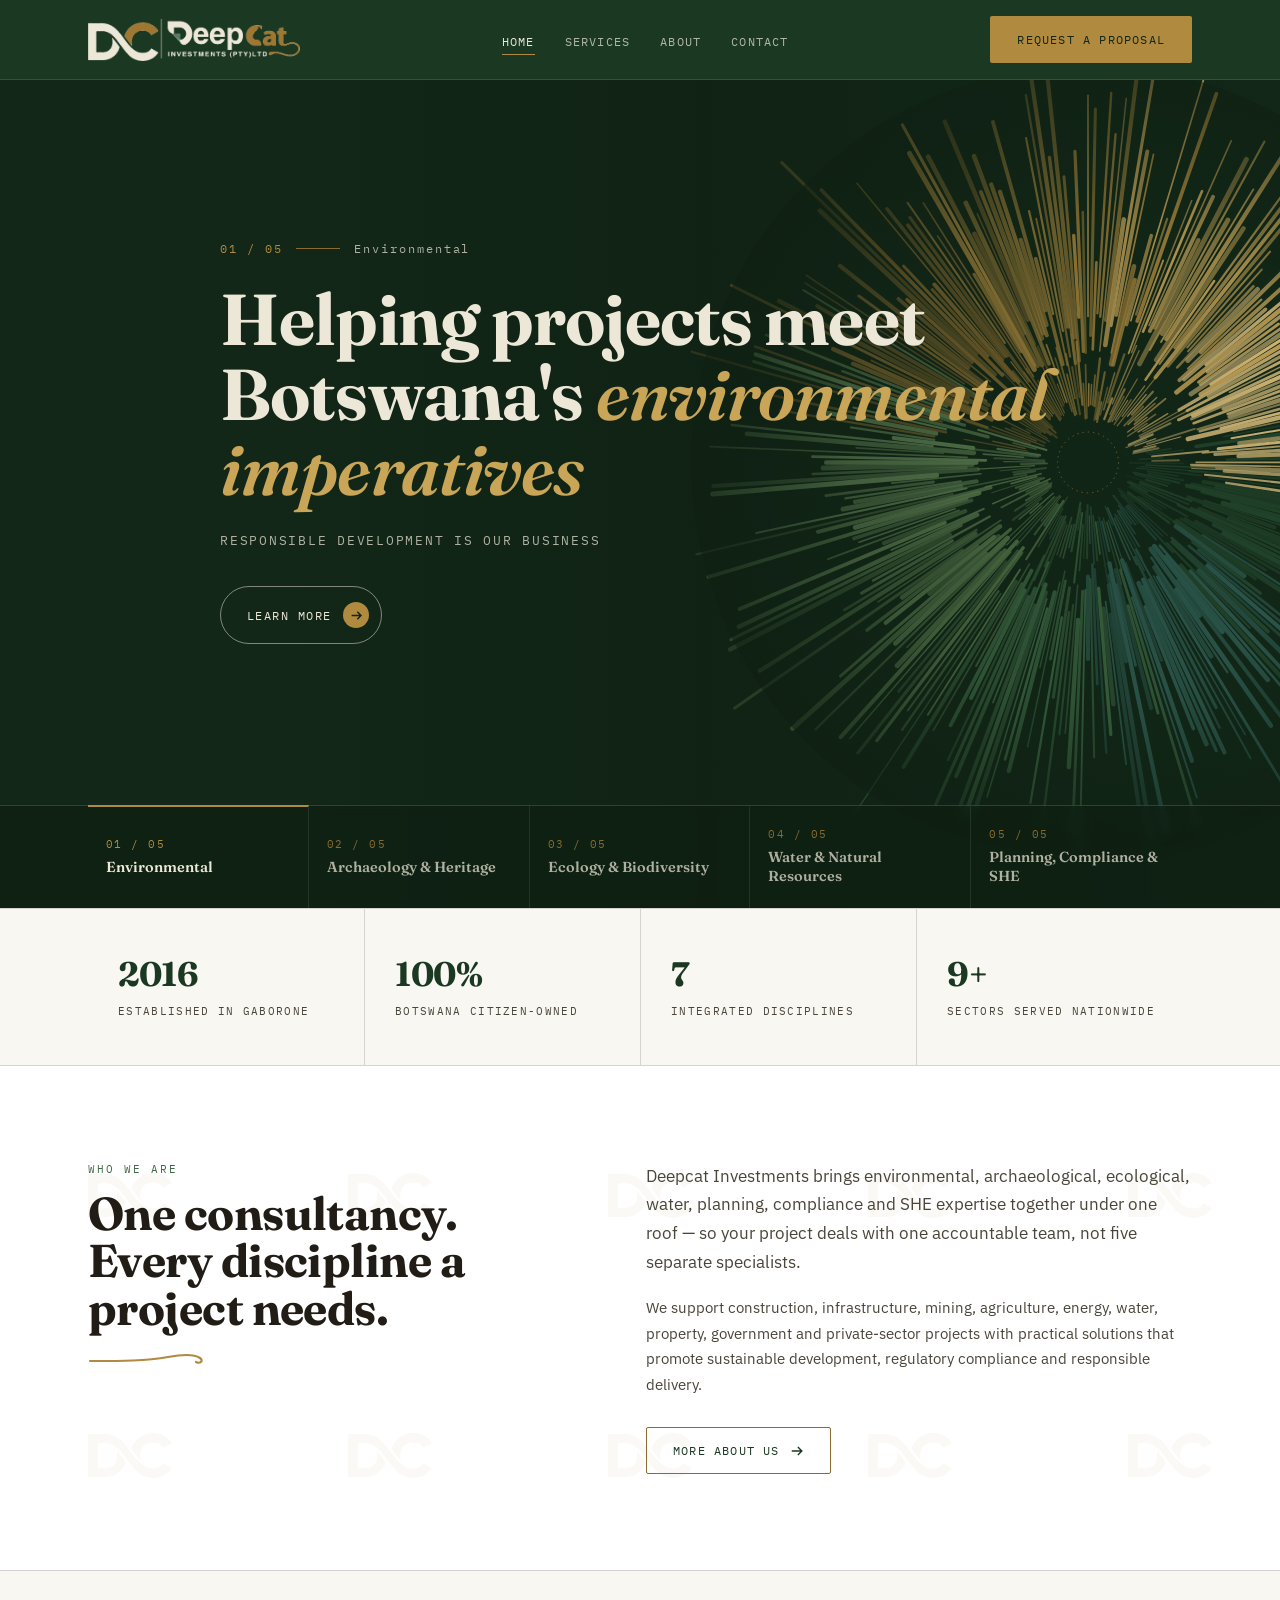
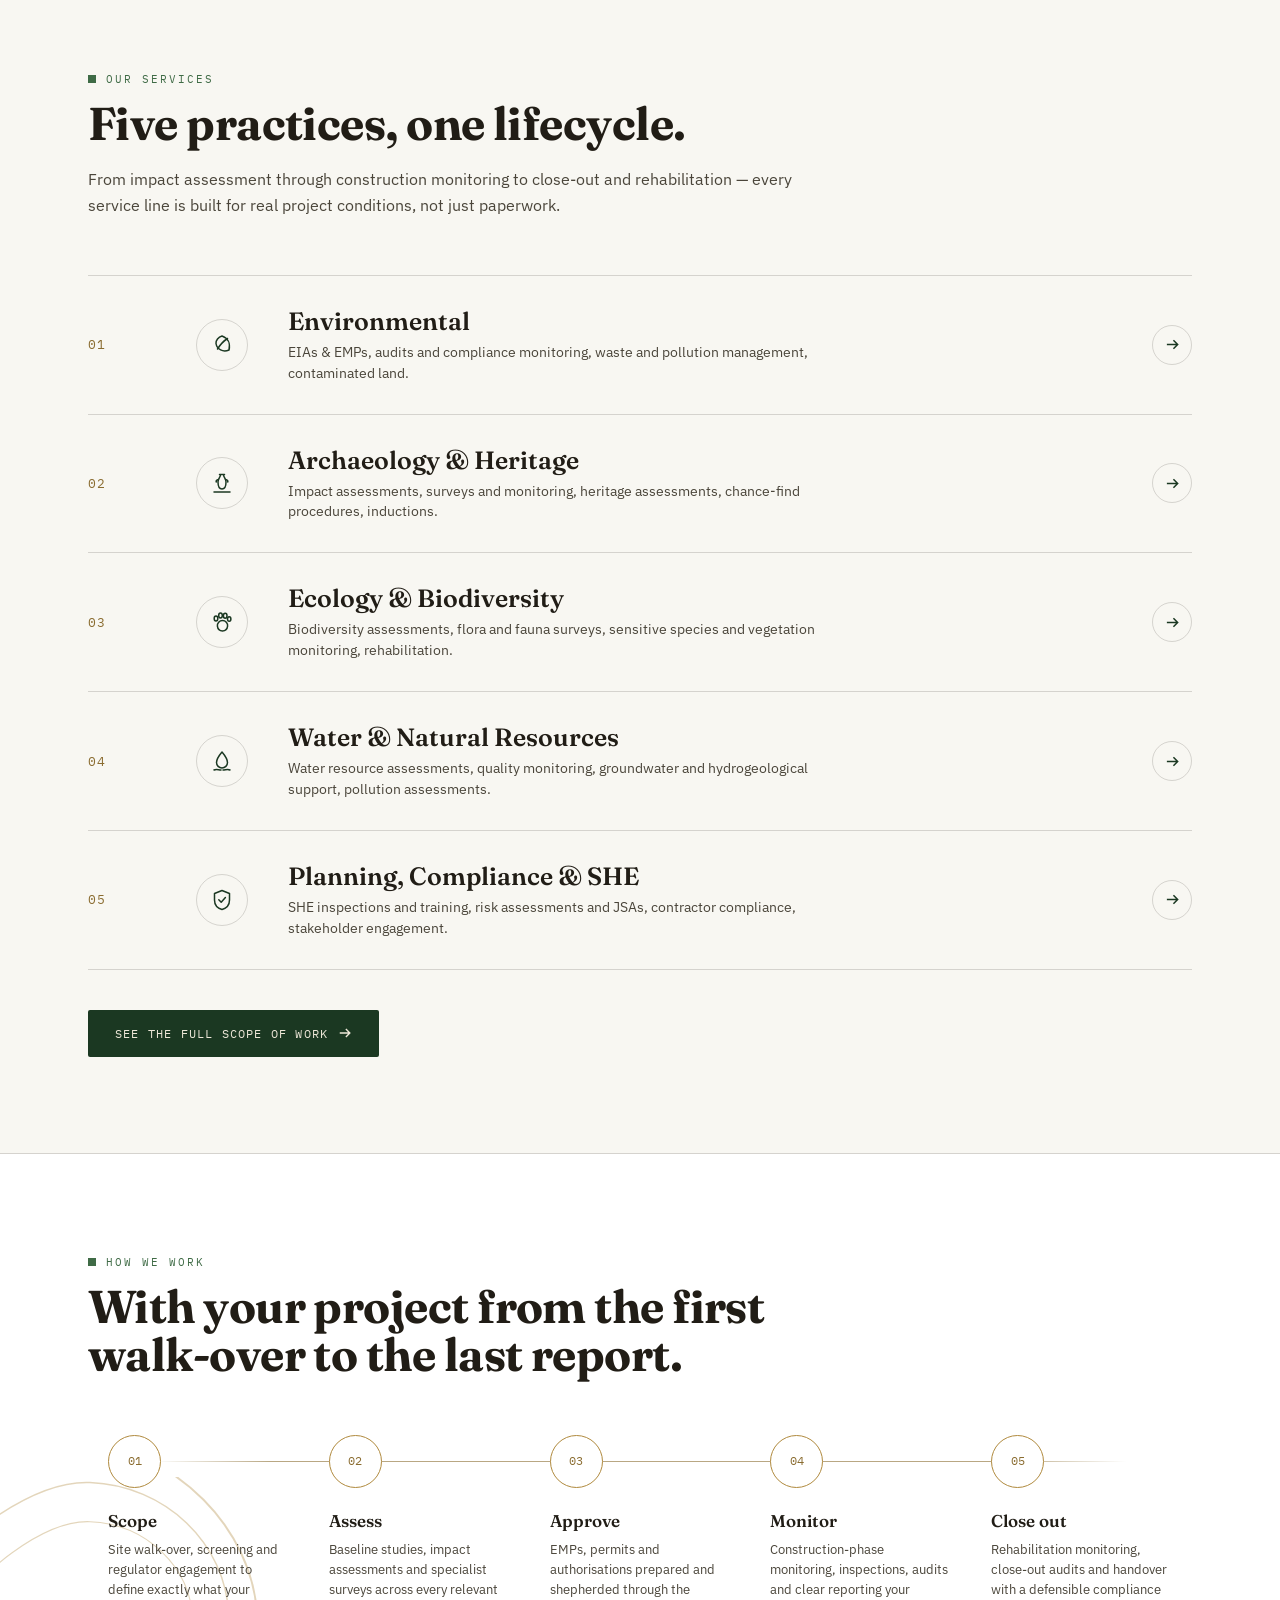
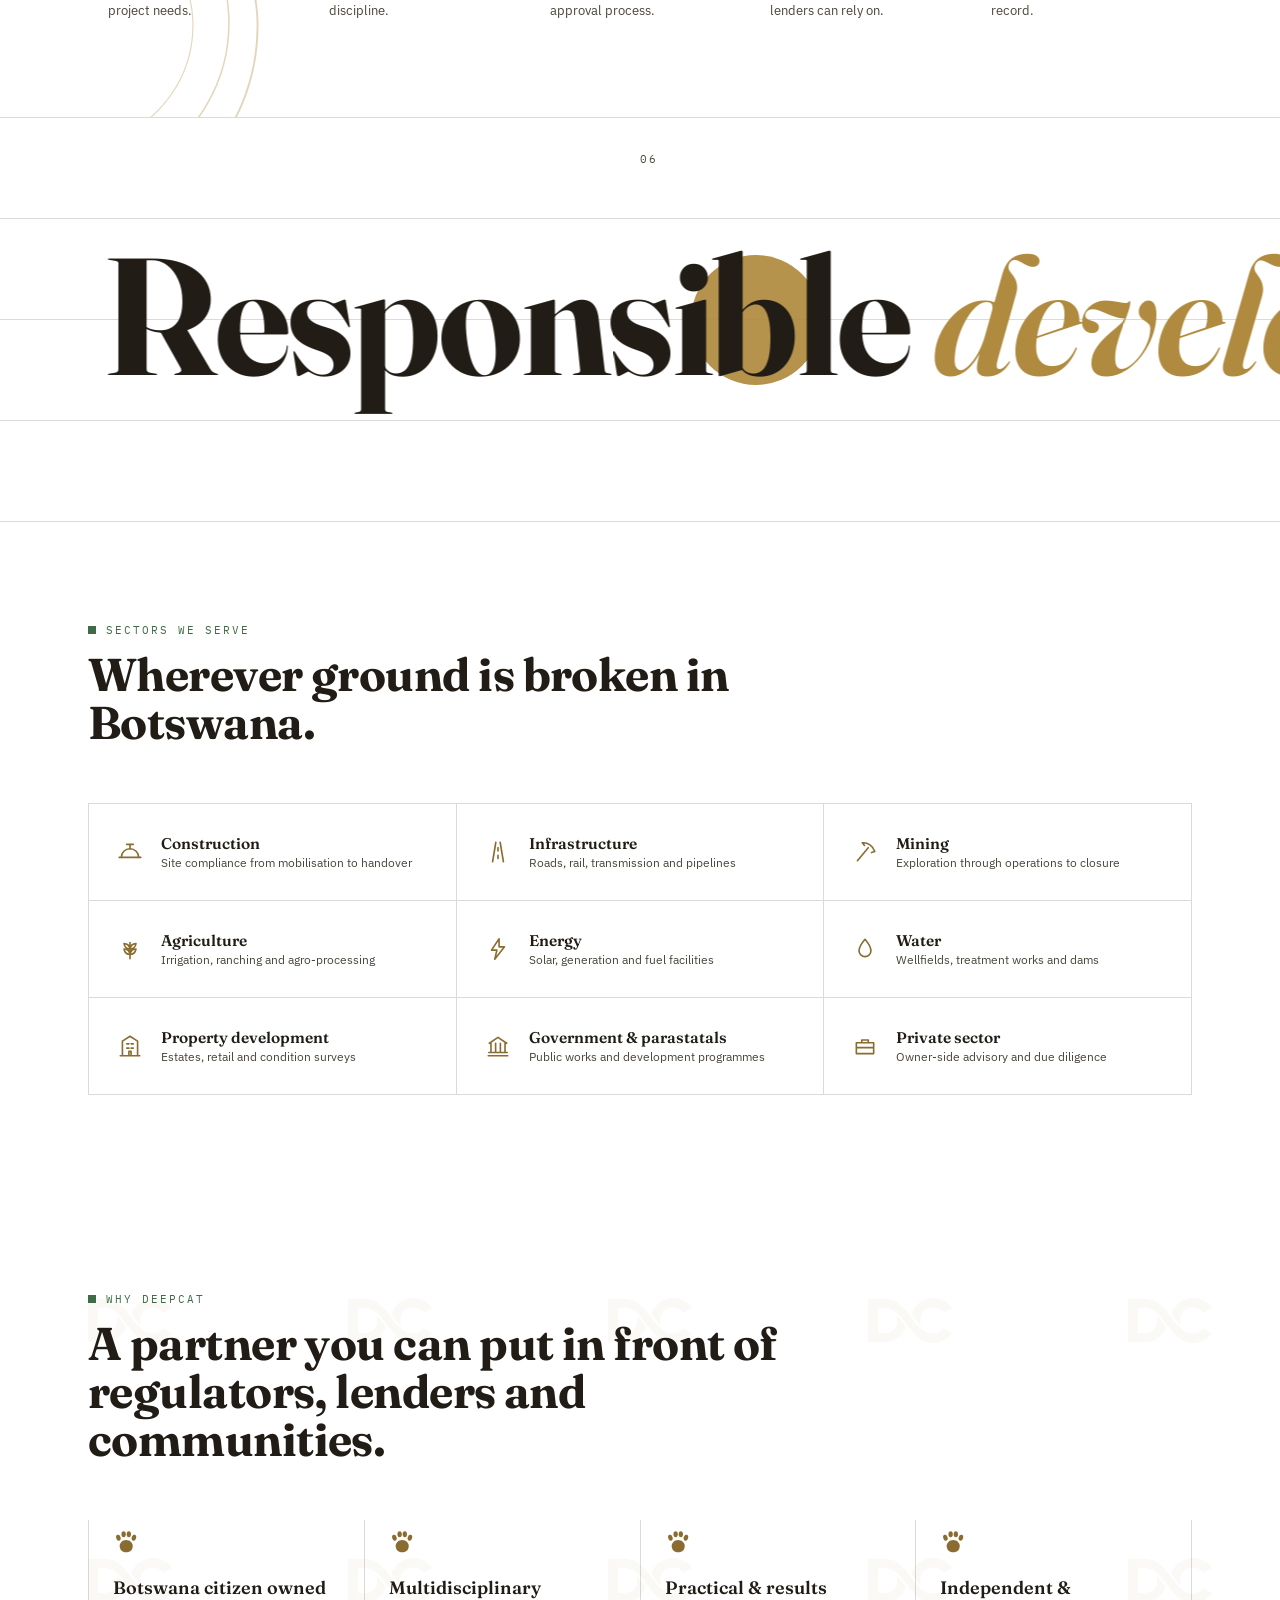
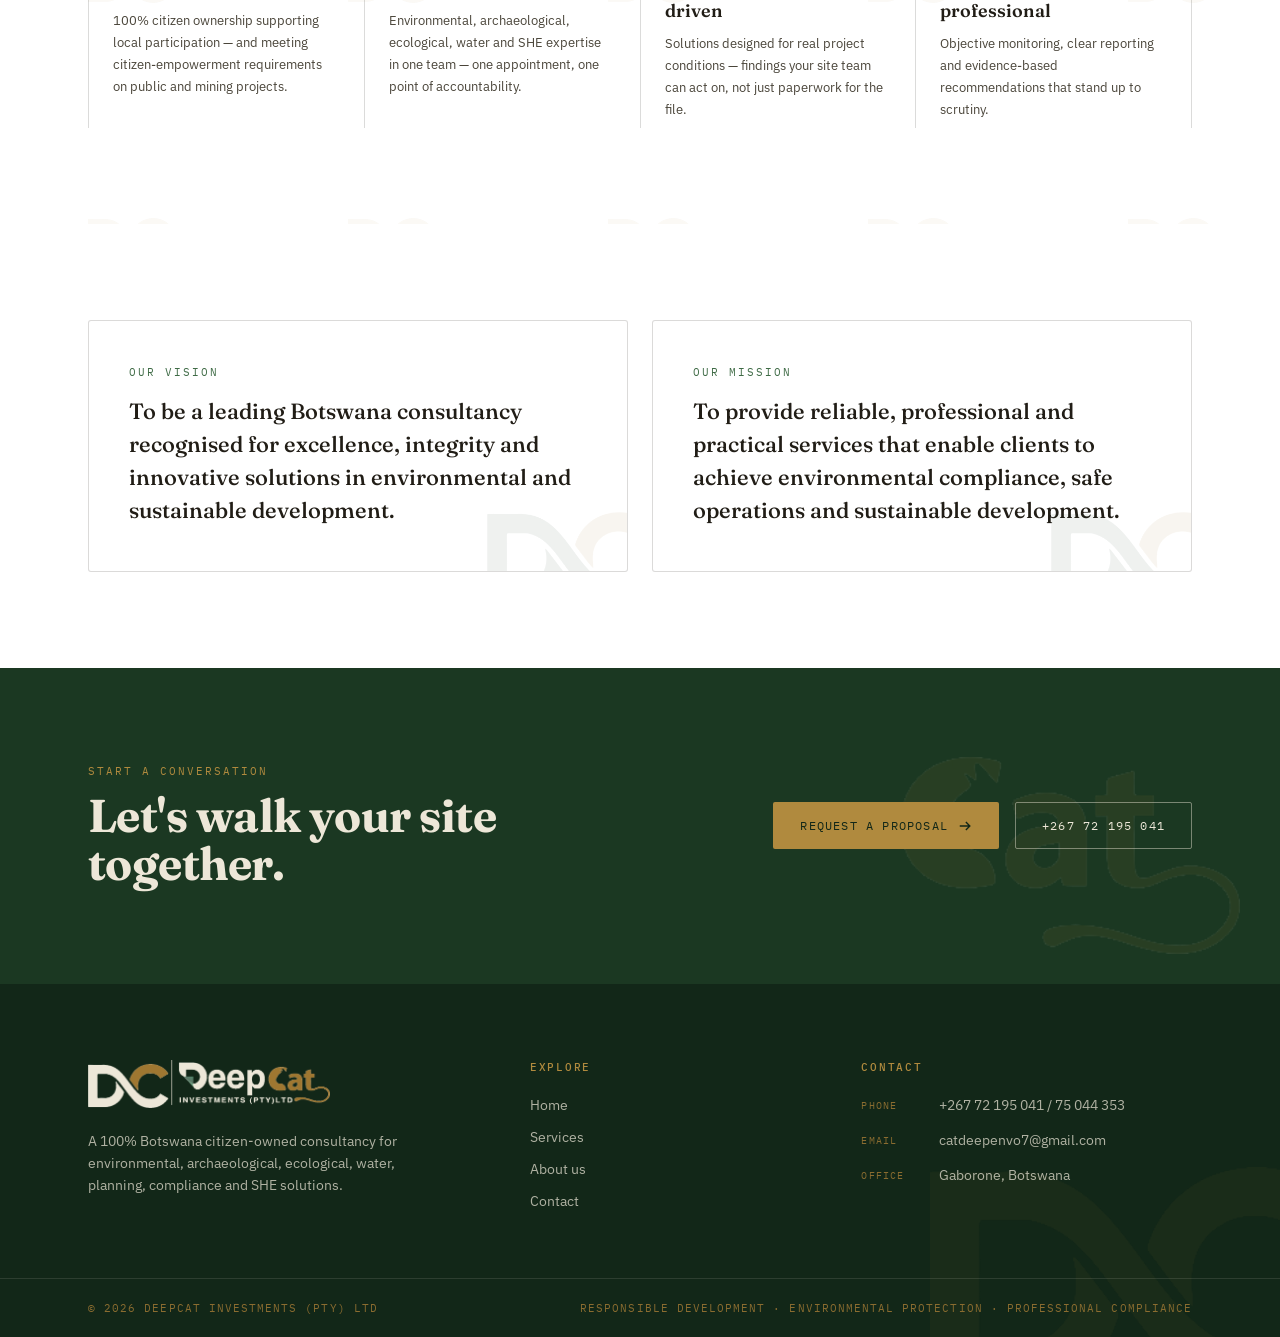
<file: index.html>
<!DOCTYPE html>
<html lang="en">
<head>
<meta charset="UTF-8">
<meta name="viewport" content="width=device-width, initial-scale=1.0">
<title>Deepcat Investments (Pty) Ltd — Environmental, Archaeological &amp; SHE Consultancy, Botswana</title>
<meta name="description" content="Deepcat Investments is a 100% Botswana citizen-owned consultancy delivering environmental, archaeological, ecological, water, planning, compliance and SHE solutions across Botswana.">
<link rel="icon" type="image/png" href="assets/monogram.png">
<link rel="preconnect" href="https://fonts.googleapis.com">
<link rel="preconnect" href="https://fonts.gstatic.com" crossorigin>
<link href="https://fonts.googleapis.com/css2?family=Fraunces:ital,opsz,wght@0,9..144,500;0,9..144,600;0,9..144,680;1,9..144,600&family=IBM+Plex+Sans:wght@400;500;600&family=IBM+Plex+Mono:wght@400;500&display=swap" rel="stylesheet">
<link rel="stylesheet" href="assets/styles.css">
<style>
  /* ---- home hero (ERM-style editorial) ---- */
  .hero{
    background:var(--bush-3);color:var(--parchment);
    position:relative;overflow:hidden;
    display:flex;flex-direction:column;
    min-height:92vh;
  }
  .hero-art{
    position:absolute;top:50%;right:-16vw;
    width:62vw;max-width:980px;min-width:520px;
    transform:translateY(-54%);
    z-index:1;pointer-events:none;
    animation:heroSpin 240s linear infinite;
  }
  @keyframes heroSpin{from{transform:translateY(-54%) rotate(0deg);}to{transform:translateY(-54%) rotate(360deg);}}
  @media (prefers-reduced-motion: reduce){.hero-art{animation:none;}}
  .hero-veil{
    position:absolute;inset:0;z-index:2;pointer-events:none;
    background:linear-gradient(90deg, var(--bush-3) 22%, rgba(14,31,18,0.55) 55%, rgba(14,31,18,0.05) 100%);
  }
  .hero-inner{
    position:relative;z-index:3;
    flex:1;display:flex;flex-direction:column;justify-content:center;
    padding-top:70px;padding-bottom:70px;
  }
  .hero-index{
    font-family:'IBM Plex Mono',monospace;
    font-size:12px;letter-spacing:0.16em;color:var(--khaki);
    display:flex;align-items:center;gap:14px;
    margin-bottom:26px;
  }
  .hero-index .bar{width:44px;height:1px;background:var(--khaki-dim);}
  .hero h1{
    max-width:840px;
    font-size:clamp(38px,5.8vw,72px);
  }
  .hero h1 em{color:var(--khaki-brt);}
  .hero-sub{
    margin-top:26px;
    font-family:'IBM Plex Mono',monospace;
    font-size:12.5px;letter-spacing:0.14em;text-transform:uppercase;
    color:var(--text-lt);
  }
  .hero-cta{margin-top:38px;}
  .btn-pill{
    display:inline-flex;align-items:center;gap:12px;
    font-family:'IBM Plex Mono',monospace;
    font-size:12px;letter-spacing:0.12em;text-transform:uppercase;
    color:var(--parchment);text-decoration:none;
    border:1px solid rgba(237,231,216,0.5);
    border-radius:999px;padding:15px 12px 15px 26px;
    transition:border-color .25s,background .25s;
  }
  .btn-pill .ring{
    width:26px;height:26px;border-radius:50%;
    background:var(--khaki);
    display:flex;align-items:center;justify-content:center;
    transition:transform .25s;
  }
  .btn-pill .ring svg{width:13px;height:13px;stroke:var(--bush-3);fill:none;stroke-width:1.8;}
  .btn-pill:hover{border-color:var(--khaki);background:rgba(176,138,62,0.1);}
  .btn-pill:hover .ring{transform:translateX(3px);}
  /* slide fade */
  .hero-slide{display:none;}
  .hero-slide.active{display:block;animation:slideIn .6s ease;}
  @keyframes slideIn{from{opacity:0;transform:translateY(14px);}to{opacity:1;transform:none;}}
  /* numbered strip (ERM carousel tabs) */
  .hero-strip{
    position:relative;z-index:3;
    border-top:1px solid rgba(237,231,216,0.16);
    background:rgba(14,31,18,0.6);backdrop-filter:blur(4px);
  }
  .hero-strip .inner{
    display:grid;grid-template-columns:repeat(5,1fr);
  }
  .hero-tab{
    text-align:left;background:none;border:none;cursor:pointer;
    padding:20px 18px 22px;color:var(--text-lt);
    border-top:2px solid transparent;margin-top:-1px;
    border-right:1px solid rgba(237,231,216,0.1);
    transition:color .25s,border-color .25s,background .25s;
  }
  .hero-tab:last-child{border-right:none;}
  .hero-tab .idx{
    display:block;
    font-family:'IBM Plex Mono',monospace;
    font-size:10.5px;letter-spacing:0.14em;color:var(--khaki-dim);
    margin-bottom:7px;
  }
  .hero-tab .lbl{
    font-family:'Fraunces',serif;font-weight:600;font-size:14.5px;
    line-height:1.3;
  }
  .hero-tab:hover{color:var(--parchment);background:rgba(237,231,216,0.04);}
  .hero-tab.active{color:var(--parchment);border-top-color:var(--khaki);}
  .hero-tab.active .idx{color:var(--khaki);}
  @media (max-width:900px){
    .hero{min-height:0;}
    .hero-art{right:-40vw;width:120vw;opacity:0.4;}
    .hero-veil{background:rgba(14,31,18,0.55);}
    .hero-inner{padding-top:84px;padding-bottom:84px;}
    .hero-strip .inner{grid-template-columns:1fr;}
    .hero-tab{display:none;padding:16px 0;}
    .hero-tab.active{display:block;border-top:none;}
  }
</style>
</head>
<body>

<div id="scrollProgress" aria-hidden="true"></div>

<nav class="nav">
  <div class="wrap nav-inner">
    <a class="nav-logo" href="index.html" aria-label="Deepcat Investments home">
      <img src="assets/logo-light.png" alt="Deepcat Investments (Pty) Ltd">
    </a>
    <ul class="nav-links" id="navLinks">
      <li><a href="index.html" class="active">Home</a></li>
      <li><a href="services.html">Services</a></li>
      <li><a href="about.html">About</a></li>
      <li><a href="contact.html">Contact</a></li>
    </ul>
    <a class="btn btn-gold nav-cta" href="contact.html">Request a proposal</a>
    <button class="nav-toggle" id="navToggle" aria-label="Toggle menu" aria-expanded="false">Menu</button>
  </div>
</nav>

<!-- ============ HERO (ERM-style editorial carousel) ============ -->
<header class="hero">
  <img class="hero-art" src="assets/hero-art.svg" alt="" aria-hidden="true">
  <div class="hero-veil" aria-hidden="true"></div>

  <div class="wrap hero-inner">
    <div id="heroSlides">
      <div class="hero-slide active" data-href="services.html#environmental">
        <div class="hero-index"><span id="heroIdx">01 / 05</span><span class="bar"></span><span style="color:var(--text-lt);">Environmental</span></div>
        <h1 class="display">Helping projects meet Botswana's <em>environmental imperatives</em></h1>
      </div>
      <div class="hero-slide" data-href="services.html#archaeology">
        <div class="hero-index"><span>02 / 05</span><span class="bar"></span><span style="color:var(--text-lt);">Archaeology &amp; Heritage</span></div>
        <h1 class="display">Development that respects <em>what came before it</em></h1>
      </div>
      <div class="hero-slide" data-href="services.html#ecology">
        <div class="hero-index"><span>03 / 05</span><span class="bar"></span><span style="color:var(--text-lt);">Ecology &amp; Biodiversity</span></div>
        <h1 class="display">Knowing what lives on site — <em>before, during and after</em></h1>
      </div>
      <div class="hero-slide" data-href="services.html#water">
        <div class="hero-index"><span>04 / 05</span><span class="bar"></span><span style="color:var(--text-lt);">Water &amp; Natural Resources</span></div>
        <h1 class="display">In a dry country, water is <em>the licence to operate</em></h1>
      </div>
      <div class="hero-slide" data-href="services.html#planning">
        <div class="hero-index"><span>05 / 05</span><span class="bar"></span><span style="color:var(--text-lt);">Planning, Compliance &amp; SHE</span></div>
        <h1 class="display">Compliance that is <em>walked on site, every day</em></h1>
      </div>
    </div>
    <div class="hero-sub">Responsible development is our business</div>
    <div class="hero-cta">
      <a class="btn-pill" id="heroCta" href="services.html#environmental">Learn more
        <span class="ring"><svg viewBox="0 0 16 16"><path d="M2 8h11M9 3.5 13.5 8 9 12.5"/></svg></span>
      </a>
    </div>
  </div>

  <div class="hero-strip">
    <div class="wrap inner" id="heroTabs">
      <button class="hero-tab active" type="button"><span class="idx">01 / 05</span><span class="lbl">Environmental</span></button>
      <button class="hero-tab" type="button"><span class="idx">02 / 05</span><span class="lbl">Archaeology &amp; Heritage</span></button>
      <button class="hero-tab" type="button"><span class="idx">03 / 05</span><span class="lbl">Ecology &amp; Biodiversity</span></button>
      <button class="hero-tab" type="button"><span class="idx">04 / 05</span><span class="lbl">Water &amp; Natural Resources</span></button>
      <button class="hero-tab" type="button"><span class="idx">05 / 05</span><span class="lbl">Planning, Compliance &amp; SHE</span></button>
    </div>
  </div>
</header>

<!-- ============ STATS ============ -->
<div class="band-paper">
  <div class="wrap">
    <div class="stats-grid">
      <div class="stat reveal"><b data-count="2016">2016</b><span>Established in Gaborone</span></div>
      <div class="stat reveal" data-d="1"><b data-count="100" data-suffix="%">100%</b><span>Botswana citizen-owned</span></div>
      <div class="stat reveal" data-d="2"><b data-count="7">7</b><span>Integrated disciplines</span></div>
      <div class="stat reveal" data-d="3"><b data-count="9" data-suffix="+">9+</b><span>Sectors served nationwide</span></div>
    </div>
  </div>
</div>

<!-- ============ ABOUT TEASER ============ -->
<section class="section texture">
  <div class="wrap" style="display:grid;grid-template-columns:0.95fr 1.05fr;gap:64px;align-items:start;" id="aboutTeaser">
    <div class="reveal">
      <span class="eyebrow" style="color:var(--ochre);display:block;margin-bottom:14px;">Who we are</span>
      <h2 class="display">One consultancy. Every discipline a project needs.</h2>
      <svg class="tail-rule" viewBox="0 0 120 14" aria-hidden="true"><path d="M2,10 C34,10 58,10 80,6 C96,3 106,3 112,7 C116,10 112,13 108,11"/></svg>
    </div>
    <div class="reveal" data-d="1">
      <p class="lede" style="margin-bottom:18px;">Deepcat Investments brings environmental, archaeological, ecological, water, planning, compliance and SHE expertise together under one roof — so your project deals with one accountable team, not five separate specialists.</p>
      <p style="font-size:15px;line-height:1.7;color:var(--ink-soft);margin-bottom:30px;">We support construction, infrastructure, mining, agriculture, energy, water, property, government and private-sector projects with practical solutions that promote sustainable development, regulatory compliance and responsible delivery.</p>
      <a class="btn btn-outline-dk" href="about.html">More about us
        <svg viewBox="0 0 16 16" fill="none" stroke="currentColor" stroke-width="1.6"><path d="M2 8h11M9 3.5 13.5 8 9 12.5"/></svg>
      </a>
    </div>
  </div>
</section>

<!-- ============ SERVICES ============ -->
<section class="section band-paper">
  <div class="wrap">
    <div class="section-head reveal">
      <span class="eyebrow">Our services</span>
      <h2 class="display">Five practices, one lifecycle.</h2>
      <p>From impact assessment through construction monitoring to close-out and rehabilitation — every service line is built for real project conditions, not just paperwork.</p>
    </div>
    <div class="svc-list">
      <a class="svc-item reveal" href="services.html#environmental">
        <span class="num">01</span>
        <span class="icon"><svg viewBox="0 0 24 24"><path d="M12,3 C18,5 20.5,10.5 19,17 C13,19.5 7,16.5 6,10.5 C5.6,7.4 8.4,4 12,3 Z"/><path d="M7.5,16 C10,12 13.5,8 17.5,5.5"/></svg></span>
        <span><h3>Environmental</h3><p>EIAs &amp; EMPs, audits and compliance monitoring, waste and pollution management, contaminated land.</p></span>
        <span class="arrow"><svg viewBox="0 0 16 16"><path d="M2 8h11M9 3.5 13.5 8 9 12.5"/></svg></span>
      </a>
      <a class="svc-item reveal" href="services.html#archaeology">
        <span class="num">02</span>
        <span class="icon"><svg viewBox="0 0 24 24"><path d="M9.5,3.5 h5 M10.5,3.5 C10.5,6.5 8,7.5 8,11 C8,15.5 9.8,18 12,18 C14.2,18 16,15.5 16,11 C16,7.5 13.5,6.5 13.5,3.5"/><path d="M8.4,8.5 C6.8,8.8 6,9.8 6.2,11 M15.6,8.5 C17.2,8.8 18,9.8 17.8,11"/><path d="M4,21 h16"/></svg></span>
        <span><h3>Archaeology &amp; Heritage</h3><p>Impact assessments, surveys and monitoring, heritage assessments, chance-find procedures, inductions.</p></span>
        <span class="arrow"><svg viewBox="0 0 16 16"><path d="M2 8h11M9 3.5 13.5 8 9 12.5"/></svg></span>
      </a>
      <a class="svc-item reveal" href="services.html#ecology">
        <span class="num">03</span>
        <span class="icon"><svg viewBox="0 0 24 24"><ellipse cx="6" cy="8.5" rx="1.8" ry="2.5"/><ellipse cx="10.5" cy="5.5" rx="1.8" ry="2.5"/><ellipse cx="15.2" cy="5.8" rx="1.8" ry="2.5"/><ellipse cx="19.2" cy="9" rx="1.7" ry="2.3"/><path d="M12.5,10.5 C15.5,10.5 18,13 17.6,16.2 C17.2,19.4 15,21 12.5,21 C10,21 7.8,19.4 7.4,16.2 C7,13 9.5,10.5 12.5,10.5 Z"/></svg></span>
        <span><h3>Ecology &amp; Biodiversity</h3><p>Biodiversity assessments, flora and fauna surveys, sensitive species and vegetation monitoring, rehabilitation.</p></span>
        <span class="arrow"><svg viewBox="0 0 16 16"><path d="M2 8h11M9 3.5 13.5 8 9 12.5"/></svg></span>
      </a>
      <a class="svc-item reveal" href="services.html#water">
        <span class="num">04</span>
        <span class="icon"><svg viewBox="0 0 24 24"><path d="M12,3 C12,3 6.5,9.5 6.5,13.5 A5.5,5.5 0 0,0 17.5,13.5 C17.5,9.5 12,3 12,3 Z"/><path d="M4,21 C6.5,19.6 8.5,21 11,21 M13,21 C15.5,21 17.5,19.6 20,21"/></svg></span>
        <span><h3>Water &amp; Natural Resources</h3><p>Water resource assessments, quality monitoring, groundwater and hydrogeological support, pollution assessments.</p></span>
        <span class="arrow"><svg viewBox="0 0 16 16"><path d="M2 8h11M9 3.5 13.5 8 9 12.5"/></svg></span>
      </a>
      <a class="svc-item reveal" href="services.html#planning">
        <span class="num">05</span>
        <span class="icon"><svg viewBox="0 0 24 24"><path d="M12,2.5 L19.5,5.5 V12 C19.5,17 16.5,20.2 12,21.5 C7.5,20.2 4.5,17 4.5,12 V5.5 Z"/><path d="M8.8,11.8 L11.2,14.2 L15.4,9.6"/></svg></span>
        <span><h3>Planning, Compliance &amp; SHE</h3><p>SHE inspections and training, risk assessments and JSAs, contractor compliance, stakeholder engagement.</p></span>
        <span class="arrow"><svg viewBox="0 0 16 16"><path d="M2 8h11M9 3.5 13.5 8 9 12.5"/></svg></span>
      </a>
    </div>
    <div style="margin-top:40px;" class="reveal">
      <a class="btn btn-green" href="services.html">See the full scope of work
        <svg viewBox="0 0 16 16" fill="none" stroke="currentColor" stroke-width="1.6"><path d="M2 8h11M9 3.5 13.5 8 9 12.5"/></svg>
      </a>
    </div>
  </div>
</section>

<!-- ============ PROCESS ============ -->
<section class="section process-light" style="position:relative;overflow:hidden;">
  <div class="contour" style="bottom:-140px;left:-100px;width:380px;height:380px;opacity:0.35;" aria-hidden="true">
    <svg viewBox="0 0 340 340">
      <path d="M170,40 C220,42 260,80 262,128 C264,178 232,222 186,236 C138,250 88,232 66,190 C44,148 58,98 100,68 C122,52 146,39 170,40 Z"/>
      <path transform="translate(170,140) scale(1.35) translate(-170,-140)" d="M170,40 C220,42 260,80 262,128 C264,178 232,222 186,236 C138,250 88,232 66,190 C44,148 58,98 100,68 C122,52 146,39 170,40 Z"/>
      <path transform="translate(170,140) scale(1.7) translate(-170,-140)" d="M170,40 C215,45 255,84 258,130 C261,182 226,226 182,238 C132,252 84,230 60,186 C38,144 54,94 96,64 C120,48 148,38 170,40 Z"/>
    </svg>
  </div>
  <div class="wrap" style="position:relative;z-index:1;">
    <div class="section-head reveal">
      <span class="eyebrow">How we work</span>
      <h2 class="display">With your project from the first walk-over to the last report.</h2>
    </div>
    <div class="process-grid">
      <div class="step reveal"><span class="dot">01</span><b>Scope</b><span>Site walk-over, screening and regulator engagement to define exactly what your project needs.</span></div>
      <div class="step reveal" data-d="1"><span class="dot">02</span><b>Assess</b><span>Baseline studies, impact assessments and specialist surveys across every relevant discipline.</span></div>
      <div class="step reveal" data-d="2"><span class="dot">03</span><b>Approve</b><span>EMPs, permits and authorisations prepared and shepherded through the approval process.</span></div>
      <div class="step reveal" data-d="3"><span class="dot">04</span><b>Monitor</b><span>Construction-phase monitoring, inspections, audits and clear reporting your lenders can rely on.</span></div>
      <div class="step reveal" data-d="3"><span class="dot">05</span><b>Close out</b><span>Rehabilitation monitoring, close-out audits and handover with a defensible compliance record.</span></div>
    </div>
  </div>
</section>

<!-- ============ KINETIC TYPE BOARD ============ -->
<section class="kinetic" aria-hidden="true">
  <div class="rows"><i></i><i></i><i></i></div>
  <div class="board">
    <span class="k-idx">06</span>
    <div class="dot"></div>
    <div class="word" id="kineticWord">Responsible <em>development</em> — environmental protection — professional <em>compliance</em> — Botswana</div>
  </div>
</section>

<!-- ============ SECTORS ============ -->
<section class="section">
  <div class="wrap">
    <div class="section-head reveal">
      <span class="eyebrow">Sectors we serve</span>
      <h2 class="display">Wherever ground is broken in Botswana.</h2>
    </div>
    <div class="sector-grid reveal">
      <div class="sector"><svg viewBox="0 0 24 24"><path d="M4,17 A8,8 0 0,1 20,17"/><path d="M2,17 h20 M12,9 V5 M9,5 h6"/></svg><span><b>Construction</b><i>Site compliance from mobilisation to handover</i></span></div>
      <div class="sector"><svg viewBox="0 0 24 24"><path d="M7,21 L10,3 M17,21 L14,3 M12,18 v-3 M12,11 v-3"/></svg><span><b>Infrastructure</b><i>Roads, rail, transmission and pipelines</i></span></div>
      <div class="sector"><svg viewBox="0 0 24 24"><path d="M5,20 L15,8 M9.5,3.5 C14.5,3 19.5,6.5 21,11.5 M9.5,3.5 L11.5,6 M21,11.5 L18,12.5"/></svg><span><b>Mining</b><i>Exploration through operations to closure</i></span></div>
      <div class="sector"><svg viewBox="0 0 24 24"><path d="M12,21 V6 M12,17 C9,17 7,15 6.5,12 C9.5,12 11.5,14 12,17 Z M12,12 C9,12 7,10 6.5,7 C9.5,7 11.5,9 12,12 Z M12,17 C15,17 17,15 17.5,12 C14.5,12 12.5,14 12,17 Z M12,12 C15,12 17,10 17.5,7 C14.5,7 12.5,9 12,12 Z"/></svg><span><b>Agriculture</b><i>Irrigation, ranching and agro-processing</i></span></div>
      <div class="sector"><svg viewBox="0 0 24 24"><path d="M13,2.5 L6,13 h5 L9,21.5 L18,10 h-5 Z"/></svg><span><b>Energy</b><i>Solar, generation and fuel facilities</i></span></div>
      <div class="sector"><svg viewBox="0 0 24 24"><path d="M12,3 C12,3 6.5,9.5 6.5,13.5 A5.5,5.5 0 0,0 17.5,13.5 C17.5,9.5 12,3 12,3 Z"/></svg><span><b>Water</b><i>Wellfields, treatment works and dams</i></span></div>
      <div class="sector"><svg viewBox="0 0 24 24"><path d="M5,21 V7.5 L12,3 L19,7.5 V21 M3,21 h18 M9,10 h2 M13,10 h2 M9,14 h2 M13,14 h2 M11,21 v-4 h2 v4"/></svg><span><b>Property development</b><i>Estates, retail and condition surveys</i></span></div>
      <div class="sector"><svg viewBox="0 0 24 24"><path d="M4,9.5 L12,4 L20,9.5 M5.5,9.5 V18 M9.8,9.5 V18 M14.2,9.5 V18 M18.5,9.5 V18 M3.5,18 h17 M3,21 h18"/></svg><span><b>Government &amp; parastatals</b><i>Public works and development programmes</i></span></div>
      <div class="sector"><svg viewBox="0 0 24 24"><path d="M4,9 h16 v10 h-16 Z M9,9 V6.5 h6 V9 M4,13.5 h16"/></svg><span><b>Private sector</b><i>Owner-side advisory and due diligence</i></span></div>
    </div>
  </div>
</section>

<!-- ============ WHY ============ -->
<section class="section texture why-light">
  <div class="wrap">
    <div class="section-head reveal">
      <span class="eyebrow">Why Deepcat</span>
      <h2 class="display">A partner you can put in front of regulators, lenders and communities.</h2>
    </div>
    <div class="pillars">
      <div class="pillar reveal">
        <svg class="paw" viewBox="0 0 24 24" aria-hidden="true"><ellipse cx="5" cy="9" rx="2" ry="2.8" transform="rotate(-18 5 9)"/><ellipse cx="9.8" cy="5.8" rx="2" ry="2.8"/><ellipse cx="14.6" cy="5.8" rx="2" ry="2.8"/><ellipse cx="19.3" cy="9" rx="2" ry="2.8" transform="rotate(18 19.3 9)"/><path d="M12.2,11 C15.6,11 18.6,13.6 18.2,17.2 C17.8,20.6 15.2,22.4 12.2,22.4 C9.2,22.4 6.6,20.6 6.2,17.2 C5.8,13.6 8.8,11 12.2,11 Z"/></svg>
        <b>Botswana citizen owned</b>
        <span>100% citizen ownership supporting local participation — and meeting citizen-empowerment requirements on public and mining projects.</span>
      </div>
      <div class="pillar reveal" data-d="1">
        <svg class="paw" viewBox="0 0 24 24" aria-hidden="true"><ellipse cx="5" cy="9" rx="2" ry="2.8" transform="rotate(-18 5 9)"/><ellipse cx="9.8" cy="5.8" rx="2" ry="2.8"/><ellipse cx="14.6" cy="5.8" rx="2" ry="2.8"/><ellipse cx="19.3" cy="9" rx="2" ry="2.8" transform="rotate(18 19.3 9)"/><path d="M12.2,11 C15.6,11 18.6,13.6 18.2,17.2 C17.8,20.6 15.2,22.4 12.2,22.4 C9.2,22.4 6.6,20.6 6.2,17.2 C5.8,13.6 8.8,11 12.2,11 Z"/></svg>
        <b>Multidisciplinary</b>
        <span>Environmental, archaeological, ecological, water and SHE expertise in one team — one appointment, one point of accountability.</span>
      </div>
      <div class="pillar reveal" data-d="2">
        <svg class="paw" viewBox="0 0 24 24" aria-hidden="true"><ellipse cx="5" cy="9" rx="2" ry="2.8" transform="rotate(-18 5 9)"/><ellipse cx="9.8" cy="5.8" rx="2" ry="2.8"/><ellipse cx="14.6" cy="5.8" rx="2" ry="2.8"/><ellipse cx="19.3" cy="9" rx="2" ry="2.8" transform="rotate(18 19.3 9)"/><path d="M12.2,11 C15.6,11 18.6,13.6 18.2,17.2 C17.8,20.6 15.2,22.4 12.2,22.4 C9.2,22.4 6.6,20.6 6.2,17.2 C5.8,13.6 8.8,11 12.2,11 Z"/></svg>
        <b>Practical &amp; results driven</b>
        <span>Solutions designed for real project conditions — findings your site team can act on, not just paperwork for the file.</span>
      </div>
      <div class="pillar reveal" data-d="3">
        <svg class="paw" viewBox="0 0 24 24" aria-hidden="true"><ellipse cx="5" cy="9" rx="2" ry="2.8" transform="rotate(-18 5 9)"/><ellipse cx="9.8" cy="5.8" rx="2" ry="2.8"/><ellipse cx="14.6" cy="5.8" rx="2" ry="2.8"/><ellipse cx="19.3" cy="9" rx="2" ry="2.8" transform="rotate(18 19.3 9)"/><path d="M12.2,11 C15.6,11 18.6,13.6 18.2,17.2 C17.8,20.6 15.2,22.4 12.2,22.4 C9.2,22.4 6.6,20.6 6.2,17.2 C5.8,13.6 8.8,11 12.2,11 Z"/></svg>
        <b>Independent &amp; professional</b>
        <span>Objective monitoring, clear reporting and evidence-based recommendations that stand up to scrutiny.</span>
      </div>
    </div>
  </div>
</section>

<!-- ============ VISION / MISSION ============ -->
<section class="section">
  <div class="wrap vm-grid">
    <div class="vm-card reveal">
      <span class="eyebrow">Our vision</span>
      <p>To be a leading Botswana consultancy recognised for excellence, integrity and innovative solutions in environmental and sustainable development.</p>
      <img src="assets/monogram.png" alt="" aria-hidden="true">
    </div>
    <div class="vm-card reveal" data-d="1">
      <span class="eyebrow">Our mission</span>
      <p>To provide reliable, professional and practical services that enable clients to achieve environmental compliance, safe operations and sustainable development.</p>
      <img src="assets/monogram.png" alt="" aria-hidden="true">
    </div>
  </div>
</section>

<!-- ============ CTA ============ -->
<section class="cta-band">
  <img class="watermark" src="assets/cat-mark.png" alt="" aria-hidden="true" style="right:40px;bottom:30px;width:340px;opacity:0.1;">
  <div class="wrap inner">
    <div class="reveal">
      <span class="eyebrow" style="display:block;margin-bottom:14px;">Start a conversation</span>
      <h2 class="display">Let's walk your site together.</h2>
    </div>
    <div class="actions reveal" data-d="1">
      <a class="btn btn-gold" href="contact.html">Request a proposal
        <svg viewBox="0 0 16 16" fill="none" stroke="currentColor" stroke-width="1.6"><path d="M2 8h11M9 3.5 13.5 8 9 12.5"/></svg>
      </a>
      <a class="btn btn-outline-lt" href="tel:+26772195041">+267 72 195 041</a>
    </div>
  </div>
</section>

<!-- ============ FOOTER ============ -->
<footer>
  <img class="watermark" src="assets/monogram-gold.png" alt="" aria-hidden="true">
  <div class="wrap footer-grid">
    <div class="brand">
      <img src="assets/logo-light.png" alt="Deepcat Investments (Pty) Ltd">
      <p>A 100% Botswana citizen-owned consultancy for environmental, archaeological, ecological, water, planning, compliance and SHE solutions.</p>
    </div>
    <div>
      <h4>Explore</h4>
      <ul>
        <li><a href="index.html">Home</a></li>
        <li><a href="services.html">Services</a></li>
        <li><a href="about.html">About us</a></li>
        <li><a href="contact.html">Contact</a></li>
      </ul>
    </div>
    <div class="footer-contact">
      <h4>Contact</h4>
      <div><span class="lbl">Phone</span><span><a href="tel:+26772195041">+267 72 195 041</a> / <a href="tel:+26775044353">75 044 353</a></span></div>
      <div><span class="lbl">Email</span><a href="mailto:catdeepenvo7@gmail.com">catdeepenvo7@gmail.com</a></div>
      <div><span class="lbl">Office</span><span>Gaborone, Botswana</span></div>
    </div>
  </div>
  <div class="footer-bottom">
    <div class="wrap inner">
      <span>© <span id="year"></span> Deepcat Investments (Pty) Ltd</span>
      <span>Responsible development · Environmental protection · Professional compliance</span>
    </div>
  </div>
</footer>

<script src="assets/site.js"></script>
<script>
(function(){
  var slides = document.querySelectorAll('.hero-slide');
  var tabs = document.querySelectorAll('.hero-tab');
  var cta = document.getElementById('heroCta');
  var current = 0, timer;

  function show(i){
    current = i;
    slides.forEach(function(s,k){ s.classList.toggle('active', k===i); });
    tabs.forEach(function(t,k){ t.classList.toggle('active', k===i); });
    cta.href = slides[i].getAttribute('data-href');
  }
  function next(){ show((current+1) % slides.length); }
  function restart(){ clearInterval(timer); timer = setInterval(next, 7000); }

  tabs.forEach(function(t,i){
    t.addEventListener('click', function(){ show(i); restart(); });
  });
  restart();
})();

/* ---- kinetic layer: scroll-linked motion (PK/Holographik-inspired) ---- */
(function(){
  var reduced = window.matchMedia('(prefers-reduced-motion: reduce)').matches;
  var progress = document.getElementById('scrollProgress');
  var word = document.getElementById('kineticWord');
  var band = word ? word.closest('.kinetic') : null;
  var art = document.querySelector('.hero-art');
  var hero = document.querySelector('.hero');
  var ticking = false;

  function onScroll(){
    if (ticking) return;
    ticking = true;
    requestAnimationFrame(function(){
      ticking = false;
      var doc = document.documentElement;
      var max = doc.scrollHeight - doc.clientHeight;
      if (progress && max > 0) progress.style.width = (window.scrollY / max * 100) + '%';
      if (!reduced && band){
        var r = band.getBoundingClientRect();
        var vh = window.innerHeight;
        var p = Math.min(1, Math.max(0, (vh - r.top) / (vh + r.height)));
        var span = word.scrollWidth - band.clientWidth;
        word.style.transform = 'translateX(' + (band.clientWidth * 0.08 - (span + band.clientWidth * 0.16) * p) + 'px)';
      }
    });
  }
  window.addEventListener('scroll', onScroll, {passive:true});
  onScroll();

  /* hero art follows the cursor a little */
  if (!reduced && art && hero && matchMedia('(pointer:fine)').matches){
    hero.addEventListener('mousemove', function(e){
      var x = (e.clientX / window.innerWidth - 0.5) * 22;
      var y = (e.clientY / window.innerHeight - 0.5) * 16;
      art.style.marginRight = (-x) + 'px';
      art.style.marginTop = (y) + 'px';
    });
  }

  /* stat count-up on reveal */
  var stats = document.querySelectorAll('.stat b[data-count]');
  var io = new IntersectionObserver(function(entries){
    entries.forEach(function(en){
      if (!en.isIntersecting) return;
      io.unobserve(en.target);
      var el = en.target;
      var end = parseInt(el.getAttribute('data-count'), 10);
      var suffix = el.getAttribute('data-suffix') || '';
      if (reduced){ el.textContent = end + suffix; return; }
      var t0 = performance.now(), dur = 1100;
      (function tick(now){
        var p = Math.min(1, (now - t0) / dur);
        var eased = 1 - Math.pow(1 - p, 3);
        el.textContent = Math.round(end * eased) + suffix;
        if (p < 1) requestAnimationFrame(tick);
      })(t0);
    });
  }, {threshold: 0.5});
  stats.forEach(function(s){ io.observe(s); });

  /* magnetic pill button */
  var pill = document.getElementById('heroCta');
  if (!reduced && pill && matchMedia('(pointer:fine)').matches){
    pill.addEventListener('mousemove', function(e){
      var r = pill.getBoundingClientRect();
      pill.style.transform = 'translate(' + ((e.clientX - r.left - r.width/2) * 0.18) + 'px,' + ((e.clientY - r.top - r.height/2) * 0.3) + 'px)';
    });
    pill.addEventListener('mouseleave', function(){ pill.style.transform = ''; });
  }
})();
</script>
</body>
</html>
</file>
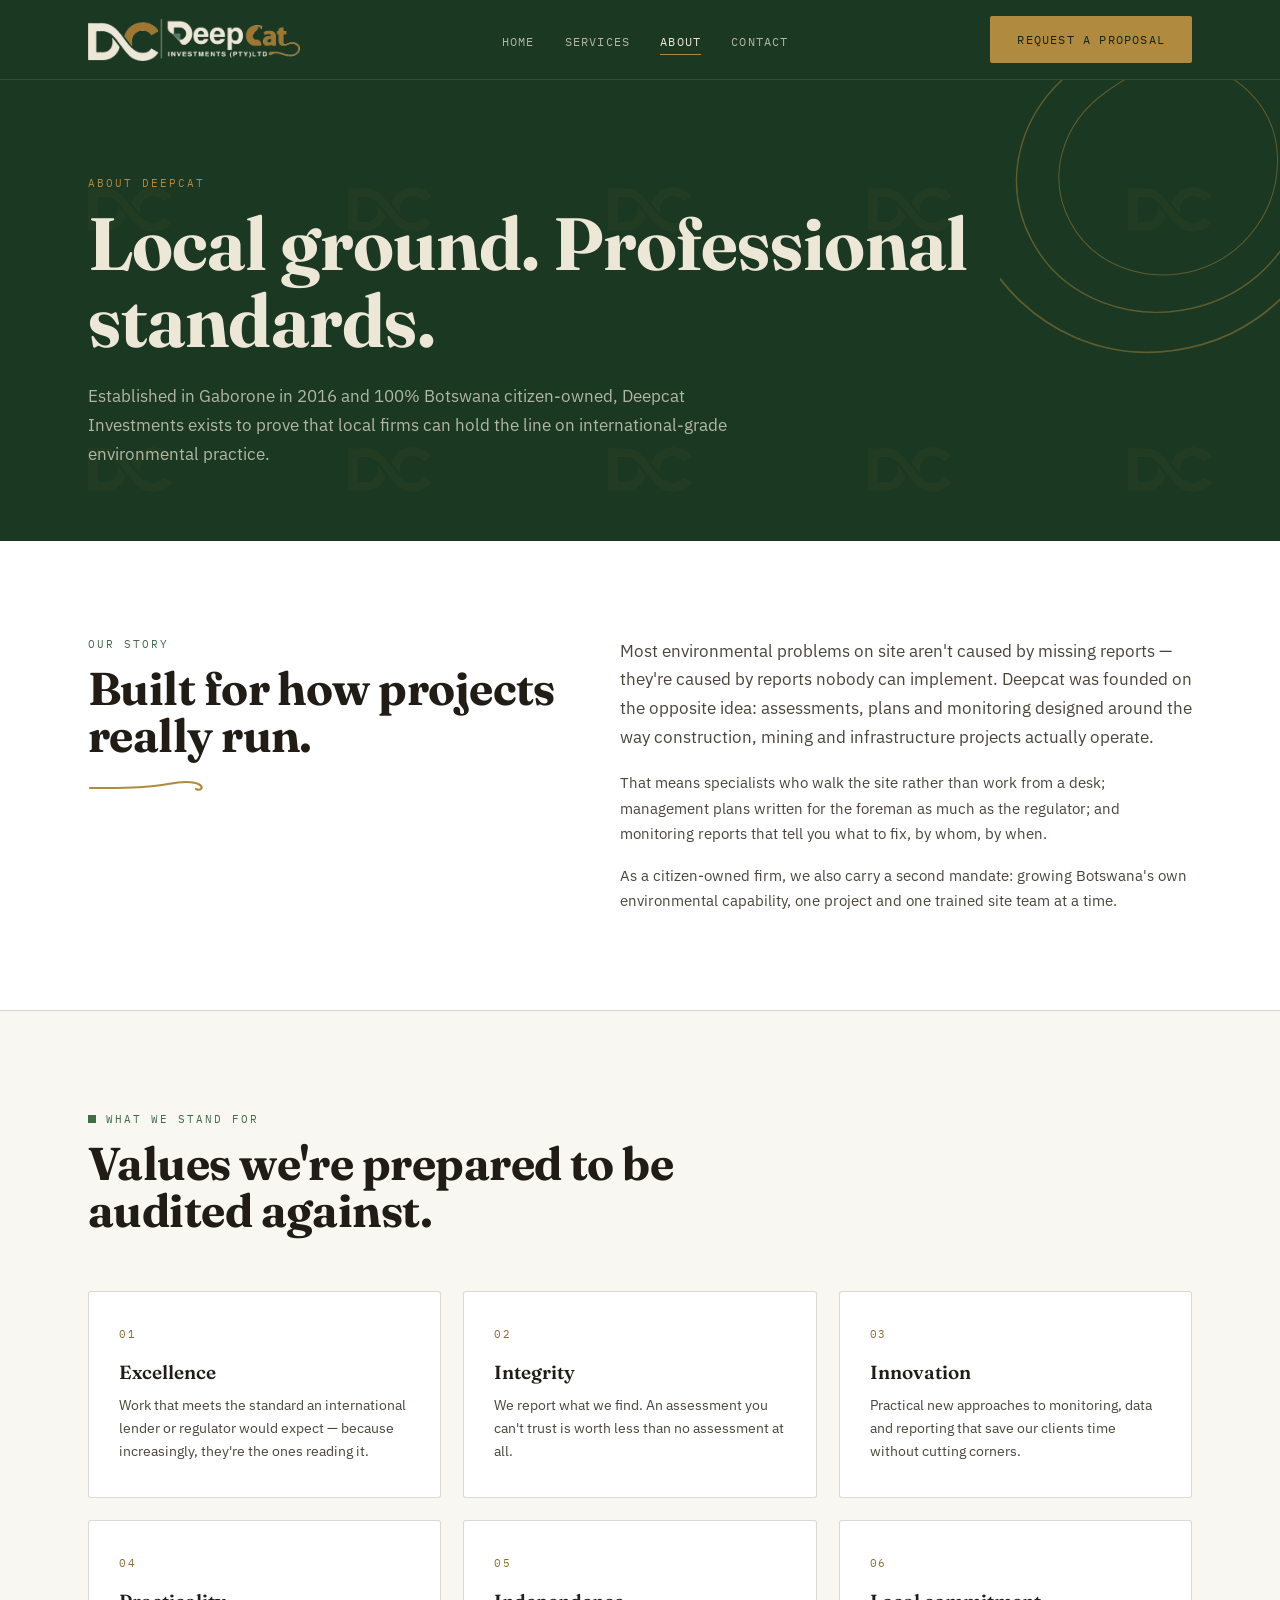
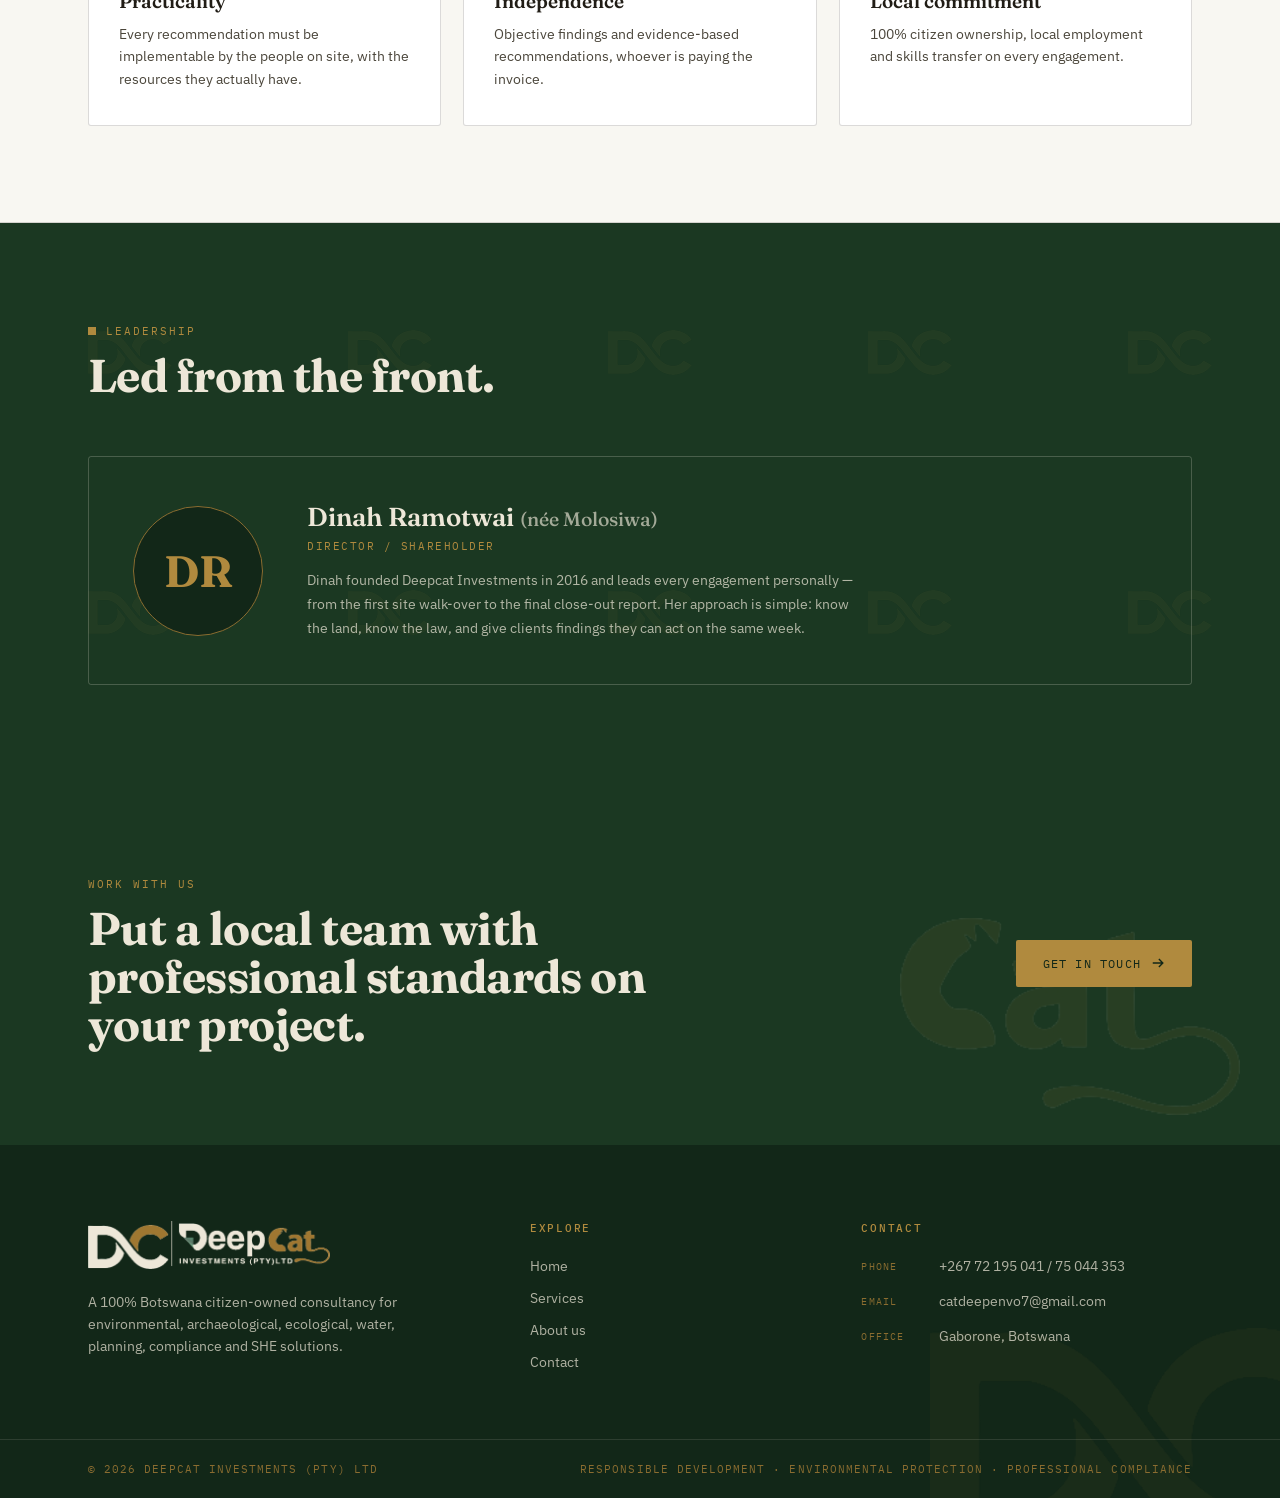
<file: about.html>
<!DOCTYPE html>
<html lang="en">
<head>
<meta charset="UTF-8">
<meta name="viewport" content="width=device-width, initial-scale=1.0">
<title>About — Deepcat Investments (Pty) Ltd</title>
<meta name="description" content="Deepcat Investments is a 100% Botswana citizen-owned environmental consultancy established in 2016, led by Director Dinah Ramotwai.">
<link rel="icon" type="image/png" href="assets/monogram.png">
<link rel="preconnect" href="https://fonts.googleapis.com">
<link rel="preconnect" href="https://fonts.gstatic.com" crossorigin>
<link href="https://fonts.googleapis.com/css2?family=Fraunces:ital,opsz,wght@0,9..144,500;0,9..144,600;0,9..144,680;1,9..144,600&family=IBM+Plex+Sans:wght@400;500;600&family=IBM+Plex+Mono:wght@400;500&display=swap" rel="stylesheet">
<link rel="stylesheet" href="assets/styles.css">
<style>
  .story-grid{display:grid;grid-template-columns:0.9fr 1.1fr;gap:64px;align-items:start;}
  @media (max-width:1000px){.story-grid{grid-template-columns:1fr;gap:32px;}}
</style>
</head>
<body>

<nav class="nav">
  <div class="wrap nav-inner">
    <a class="nav-logo" href="index.html" aria-label="Deepcat Investments home">
      <img src="assets/logo-light.png" alt="Deepcat Investments (Pty) Ltd">
    </a>
    <ul class="nav-links" id="navLinks">
      <li><a href="index.html">Home</a></li>
      <li><a href="services.html">Services</a></li>
      <li><a href="about.html" class="active">About</a></li>
      <li><a href="contact.html">Contact</a></li>
    </ul>
    <a class="btn btn-gold nav-cta" href="contact.html">Request a proposal</a>
    <button class="nav-toggle" id="navToggle" aria-label="Toggle menu" aria-expanded="false">Menu</button>
  </div>
</nav>

<header class="page-hero texture">
  <div class="contour" style="top:-60px;right:-80px;width:360px;height:360px;opacity:0.45;" aria-hidden="true">
    <svg viewBox="0 0 340 340">
      <path d="M170,40 C220,42 260,80 262,128 C264,178 232,222 186,236 C138,250 88,232 66,190 C44,148 58,98 100,68 C122,52 146,39 170,40 Z"/>
      <path transform="translate(170,140) scale(1.35) translate(-170,-140)" d="M170,40 C220,42 260,80 262,128 C264,178 232,222 186,236 C138,250 88,232 66,190 C44,148 58,98 100,68 C122,52 146,39 170,40 Z"/>
      <path transform="translate(170,140) scale(1.7) translate(-170,-140)" d="M170,40 C215,45 255,84 258,130 C261,182 226,226 182,238 C132,252 84,230 60,186 C38,144 54,94 96,64 C120,48 148,38 170,40 Z"/>
    </svg>
  </div>
  <div class="wrap" style="position:relative;z-index:1;">
    <span class="eyebrow">About Deepcat</span>
    <h1 class="display">Local ground. Professional standards.</h1>
    <p class="lede">Established in Gaborone in 2016 and 100% Botswana citizen-owned, Deepcat Investments exists to prove that local firms can hold the line on international-grade environmental practice.</p>
  </div>
</header>

<!-- STORY -->
<section class="section">
  <div class="wrap story-grid">
    <div class="reveal">
      <span class="eyebrow" style="color:var(--ochre);display:block;margin-bottom:14px;">Our story</span>
      <h2 class="display">Built for how projects really run.</h2>
      <svg class="tail-rule" viewBox="0 0 120 14" aria-hidden="true"><path d="M2,10 C34,10 58,10 80,6 C96,3 106,3 112,7 C116,10 112,13 108,11"/></svg>
    </div>
    <div class="reveal" data-d="1">
      <p class="lede" style="margin-bottom:18px;">Most environmental problems on site aren't caused by missing reports — they're caused by reports nobody can implement. Deepcat was founded on the opposite idea: assessments, plans and monitoring designed around the way construction, mining and infrastructure projects actually operate.</p>
      <p style="font-size:15px;line-height:1.7;color:var(--ink-soft);margin-bottom:16px;">That means specialists who walk the site rather than work from a desk; management plans written for the foreman as much as the regulator; and monitoring reports that tell you what to fix, by whom, by when.</p>
      <p style="font-size:15px;line-height:1.7;color:var(--ink-soft);">As a citizen-owned firm, we also carry a second mandate: growing Botswana's own environmental capability, one project and one trained site team at a time.</p>
    </div>
  </div>
</section>

<!-- VALUES -->
<section class="section band-paper">
  <div class="wrap">
    <div class="section-head reveal">
      <span class="eyebrow">What we stand for</span>
      <h2 class="display">Values we're prepared to be audited against.</h2>
    </div>
    <div class="values-grid">
      <div class="value-card reveal"><span class="num">01</span><b>Excellence</b><span>Work that meets the standard an international lender or regulator would expect — because increasingly, they're the ones reading it.</span></div>
      <div class="value-card reveal" data-d="1"><span class="num">02</span><b>Integrity</b><span>We report what we find. An assessment you can't trust is worth less than no assessment at all.</span></div>
      <div class="value-card reveal" data-d="2"><span class="num">03</span><b>Innovation</b><span>Practical new approaches to monitoring, data and reporting that save our clients time without cutting corners.</span></div>
      <div class="value-card reveal"><span class="num">04</span><b>Practicality</b><span>Every recommendation must be implementable by the people on site, with the resources they actually have.</span></div>
      <div class="value-card reveal" data-d="1"><span class="num">05</span><b>Independence</b><span>Objective findings and evidence-based recommendations, whoever is paying the invoice.</span></div>
      <div class="value-card reveal" data-d="2"><span class="num">06</span><b>Local commitment</b><span>100% citizen ownership, local employment and skills transfer on every engagement.</span></div>
    </div>
  </div>
</section>

<!-- LEADERSHIP -->
<section class="section on-dark texture" style="background:var(--bush);">
  <div class="wrap">
    <div class="section-head reveal">
      <span class="eyebrow">Leadership</span>
      <h2 class="display">Led from the front.</h2>
    </div>
    <div class="director-card reveal">
      <div class="portrait" aria-hidden="true">DR</div>
      <div>
        <h3>Dinah Ramotwai <span style="font-weight:500;opacity:0.65;font-size:0.75em;">(née Molosiwa)</span></h3>
        <div class="role">Director / Shareholder</div>
        <p>Dinah founded Deepcat Investments in 2016 and leads every engagement personally — from the first site walk-over to the final close-out report. Her approach is simple: know the land, know the law, and give clients findings they can act on the same week.</p>
      </div>
    </div>
  </div>
</section>

<!-- CTA -->
<section class="cta-band">
  <img class="watermark" src="assets/cat-mark.png" alt="" aria-hidden="true" style="right:40px;bottom:30px;width:340px;opacity:0.1;">
  <div class="wrap inner">
    <div class="reveal">
      <span class="eyebrow" style="display:block;margin-bottom:14px;">Work with us</span>
      <h2 class="display">Put a local team with professional standards on your project.</h2>
    </div>
    <div class="actions reveal" data-d="1">
      <a class="btn btn-gold" href="contact.html">Get in touch
        <svg viewBox="0 0 16 16" fill="none" stroke="currentColor" stroke-width="1.6"><path d="M2 8h11M9 3.5 13.5 8 9 12.5"/></svg>
      </a>
    </div>
  </div>
</section>

<footer>
  <img class="watermark" src="assets/monogram-gold.png" alt="" aria-hidden="true">
  <div class="wrap footer-grid">
    <div class="brand">
      <img src="assets/logo-light.png" alt="Deepcat Investments (Pty) Ltd">
      <p>A 100% Botswana citizen-owned consultancy for environmental, archaeological, ecological, water, planning, compliance and SHE solutions.</p>
    </div>
    <div>
      <h4>Explore</h4>
      <ul>
        <li><a href="index.html">Home</a></li>
        <li><a href="services.html">Services</a></li>
        <li><a href="about.html">About us</a></li>
        <li><a href="contact.html">Contact</a></li>
      </ul>
    </div>
    <div class="footer-contact">
      <h4>Contact</h4>
      <div><span class="lbl">Phone</span><span><a href="tel:+26772195041">+267 72 195 041</a> / <a href="tel:+26775044353">75 044 353</a></span></div>
      <div><span class="lbl">Email</span><a href="mailto:catdeepenvo7@gmail.com">catdeepenvo7@gmail.com</a></div>
      <div><span class="lbl">Office</span><span>Gaborone, Botswana</span></div>
    </div>
  </div>
  <div class="footer-bottom">
    <div class="wrap inner">
      <span>© <span id="year"></span> Deepcat Investments (Pty) Ltd</span>
      <span>Responsible development · Environmental protection · Professional compliance</span>
    </div>
  </div>
</footer>

<script src="assets/site.js"></script>
</body>
</html>
</file>
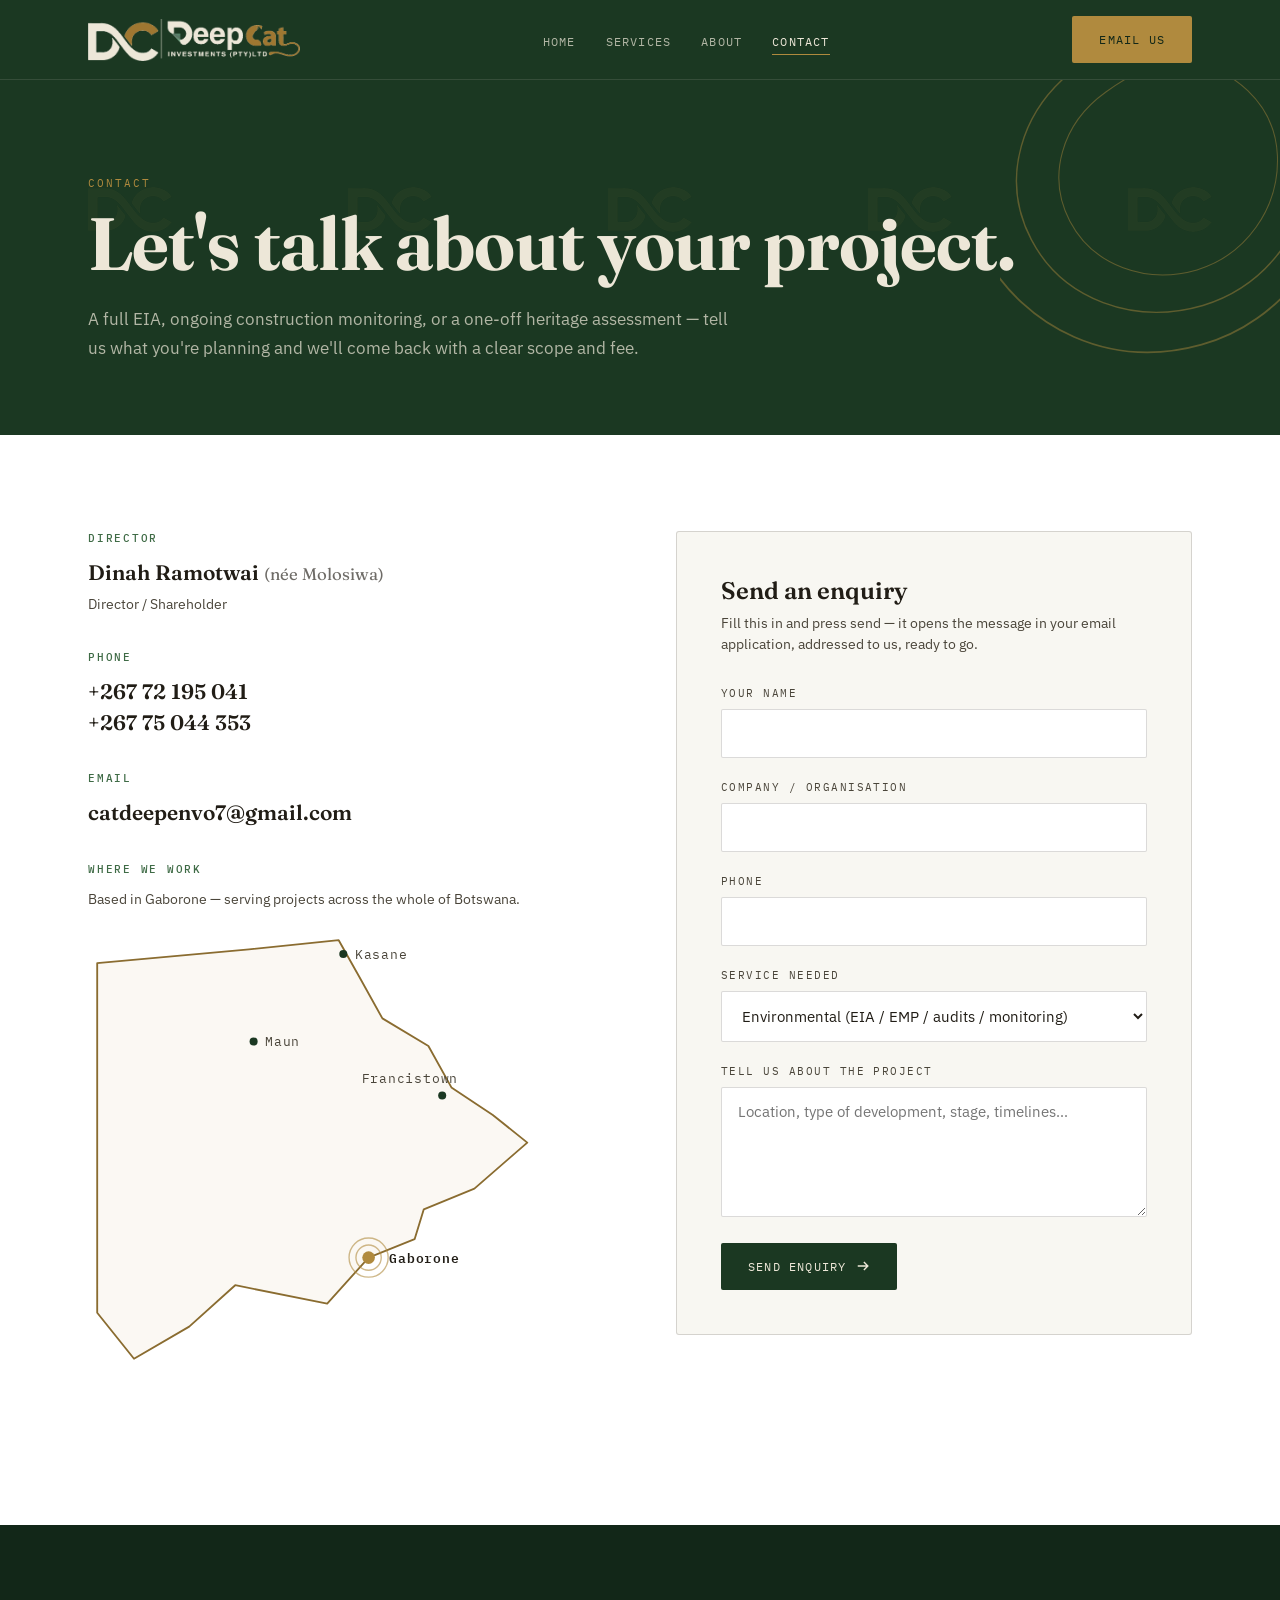
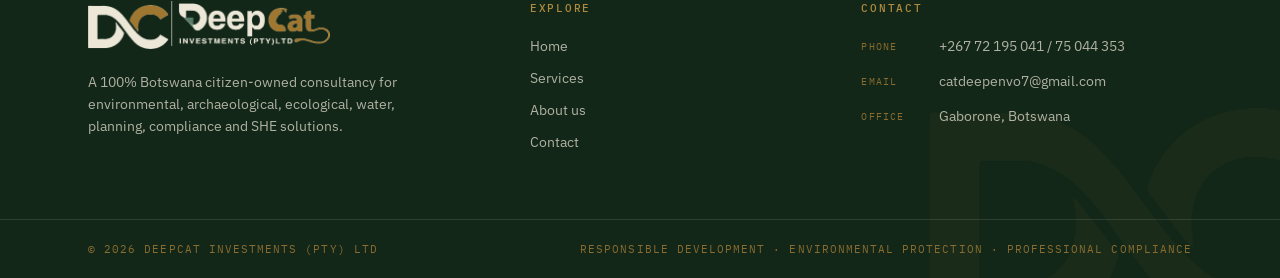
<file: contact.html>
<!DOCTYPE html>
<html lang="en">
<head>
<meta charset="UTF-8">
<meta name="viewport" content="width=device-width, initial-scale=1.0">
<title>Contact — Deepcat Investments (Pty) Ltd</title>
<meta name="description" content="Contact Deepcat Investments in Gaborone, Botswana — environmental, archaeological, ecological, water, planning, compliance and SHE consultancy.">
<link rel="icon" type="image/png" href="assets/monogram.png">
<link rel="preconnect" href="https://fonts.googleapis.com">
<link rel="preconnect" href="https://fonts.gstatic.com" crossorigin>
<link href="https://fonts.googleapis.com/css2?family=Fraunces:ital,opsz,wght@0,9..144,500;0,9..144,600;0,9..144,680;1,9..144,600&family=IBM+Plex+Sans:wght@400;500;600&family=IBM+Plex+Mono:wght@400;500&display=swap" rel="stylesheet">
<link rel="stylesheet" href="assets/styles.css">
</head>
<body>

<nav class="nav">
  <div class="wrap nav-inner">
    <a class="nav-logo" href="index.html" aria-label="Deepcat Investments home">
      <img src="assets/logo-light.png" alt="Deepcat Investments (Pty) Ltd">
    </a>
    <ul class="nav-links" id="navLinks">
      <li><a href="index.html">Home</a></li>
      <li><a href="services.html">Services</a></li>
      <li><a href="about.html">About</a></li>
      <li><a href="contact.html" class="active">Contact</a></li>
    </ul>
    <a class="btn btn-gold nav-cta" href="mailto:catdeepenvo7@gmail.com">Email us</a>
    <button class="nav-toggle" id="navToggle" aria-label="Toggle menu" aria-expanded="false">Menu</button>
  </div>
</nav>

<header class="page-hero texture">
  <div class="contour" style="top:-60px;right:-80px;width:360px;height:360px;opacity:0.45;" aria-hidden="true">
    <svg viewBox="0 0 340 340">
      <path d="M170,40 C220,42 260,80 262,128 C264,178 232,222 186,236 C138,250 88,232 66,190 C44,148 58,98 100,68 C122,52 146,39 170,40 Z"/>
      <path transform="translate(170,140) scale(1.35) translate(-170,-140)" d="M170,40 C220,42 260,80 262,128 C264,178 232,222 186,236 C138,250 88,232 66,190 C44,148 58,98 100,68 C122,52 146,39 170,40 Z"/>
      <path transform="translate(170,140) scale(1.7) translate(-170,-140)" d="M170,40 C215,45 255,84 258,130 C261,182 226,226 182,238 C132,252 84,230 60,186 C38,144 54,94 96,64 C120,48 148,38 170,40 Z"/>
    </svg>
  </div>
  <div class="wrap" style="position:relative;z-index:1;">
    <span class="eyebrow">Contact</span>
    <h1 class="display">Let's talk about your project.</h1>
    <p class="lede">A full EIA, ongoing construction monitoring, or a one-off heritage assessment — tell us what you're planning and we'll come back with a clear scope and fee.</p>
  </div>
</header>

<section class="section">
  <div class="wrap contact-layout">

    <div class="reveal">
      <div class="contact-block">
        <h4>Director</h4>
        <span class="big">Dinah Ramotwai <span style="font-weight:400;opacity:0.65;font-size:0.8em;">(née Molosiwa)</span></span>
        <p>Director / Shareholder</p>
      </div>
      <div class="contact-block">
        <h4>Phone</h4>
        <a class="big" href="tel:+26772195041">+267 72 195 041</a>
        <a class="big" href="tel:+26775044353">+267 75 044 353</a>
      </div>
      <div class="contact-block">
        <h4>Email</h4>
        <a class="big" href="mailto:catdeepenvo7@gmail.com">catdeepenvo7@gmail.com</a>
      </div>
      <div class="contact-block">
        <h4>Where we work</h4>
        <p style="margin-top:0;">Based in Gaborone — serving projects across the whole of Botswana.</p>
        <svg class="bw-map" viewBox="0 0 400 400" role="img" aria-label="Map of Botswana with Gaborone marked" style="margin-top:20px;">
          <path class="border" d="M8,28 L140,16 L218,8 L236,40 L256,76 L296,100 L316,136 L352,160 L382,184 L336,224 L292,242 L284,268 L244,284 L208,324 L128,308 L88,344 L40,372 L8,332 Z"/>
          <circle class="city" cx="144" cy="96" r="3.5"/><text class="city-label" x="154" y="100">Maun</text>
          <circle class="city" cx="222" cy="20" r="3.5"/><text class="city-label" x="232" y="24">Kasane</text>
          <circle class="city" cx="308" cy="143" r="3.5"/><text class="city-label" x="238" y="132">Francistown</text>
          <circle class="gabs" cx="244" cy="284" r="5.5"/>
          <circle class="gabs-ring" cx="244" cy="284" r="11"/>
          <circle class="gabs-ring" cx="244" cy="284" r="17" opacity="0.35"/>
          <text class="city-label gabs-label" x="262" y="289">Gaborone</text>
        </svg>
      </div>
    </div>

    <div class="form-card reveal" data-d="1">
      <h3>Send an enquiry</h3>
      <p>Fill this in and press send — it opens the message in your email application, addressed to us, ready to go.</p>
      <form id="enquiryForm">
        <div class="field">
          <label for="f-name">Your name</label>
          <input id="f-name" type="text" required autocomplete="name">
        </div>
        <div class="field">
          <label for="f-org">Company / organisation</label>
          <input id="f-org" type="text" autocomplete="organization">
        </div>
        <div class="field">
          <label for="f-phone">Phone</label>
          <input id="f-phone" type="tel" autocomplete="tel">
        </div>
        <div class="field">
          <label for="f-svc">Service needed</label>
          <select id="f-svc">
            <option>Environmental (EIA / EMP / audits / monitoring)</option>
            <option>Archaeology &amp; Heritage</option>
            <option>Ecology &amp; Biodiversity</option>
            <option>Water &amp; Natural Resources</option>
            <option>Planning, Compliance &amp; SHE</option>
            <option>Not sure yet — advise me</option>
          </select>
        </div>
        <div class="field">
          <label for="f-msg">Tell us about the project</label>
          <textarea id="f-msg" placeholder="Location, type of development, stage, timelines…"></textarea>
        </div>
        <button class="btn btn-green" type="submit">Send enquiry
          <svg viewBox="0 0 16 16" fill="none" stroke="currentColor" stroke-width="1.6"><path d="M2 8h11M9 3.5 13.5 8 9 12.5"/></svg>
        </button>
      </form>
    </div>

  </div>
</section>

<footer>
  <img class="watermark" src="assets/monogram-gold.png" alt="" aria-hidden="true">
  <div class="wrap footer-grid">
    <div class="brand">
      <img src="assets/logo-light.png" alt="Deepcat Investments (Pty) Ltd">
      <p>A 100% Botswana citizen-owned consultancy for environmental, archaeological, ecological, water, planning, compliance and SHE solutions.</p>
    </div>
    <div>
      <h4>Explore</h4>
      <ul>
        <li><a href="index.html">Home</a></li>
        <li><a href="services.html">Services</a></li>
        <li><a href="about.html">About us</a></li>
        <li><a href="contact.html">Contact</a></li>
      </ul>
    </div>
    <div class="footer-contact">
      <h4>Contact</h4>
      <div><span class="lbl">Phone</span><span><a href="tel:+26772195041">+267 72 195 041</a> / <a href="tel:+26775044353">75 044 353</a></span></div>
      <div><span class="lbl">Email</span><a href="mailto:catdeepenvo7@gmail.com">catdeepenvo7@gmail.com</a></div>
      <div><span class="lbl">Office</span><span>Gaborone, Botswana</span></div>
    </div>
  </div>
  <div class="footer-bottom">
    <div class="wrap inner">
      <span>© <span id="year"></span> Deepcat Investments (Pty) Ltd</span>
      <span>Responsible development · Environmental protection · Professional compliance</span>
    </div>
  </div>
</footer>

<script src="assets/site.js"></script>
<script>
  document.getElementById('enquiryForm').addEventListener('submit', function(e){
    e.preventDefault();
    var v = function(id){ return document.getElementById(id).value.trim(); };
    var subject = 'Enquiry — ' + v('f-svc');
    var body = 'Name: ' + v('f-name') + '\n'
             + 'Company: ' + (v('f-org') || '-') + '\n'
             + 'Phone: ' + (v('f-phone') || '-') + '\n'
             + 'Service: ' + v('f-svc') + '\n\n'
             + v('f-msg');
    window.location.href = 'mailto:catdeepenvo7@gmail.com?subject='
      + encodeURIComponent(subject) + '&body=' + encodeURIComponent(body);
  });
</script>
</body>
</html>
</file>
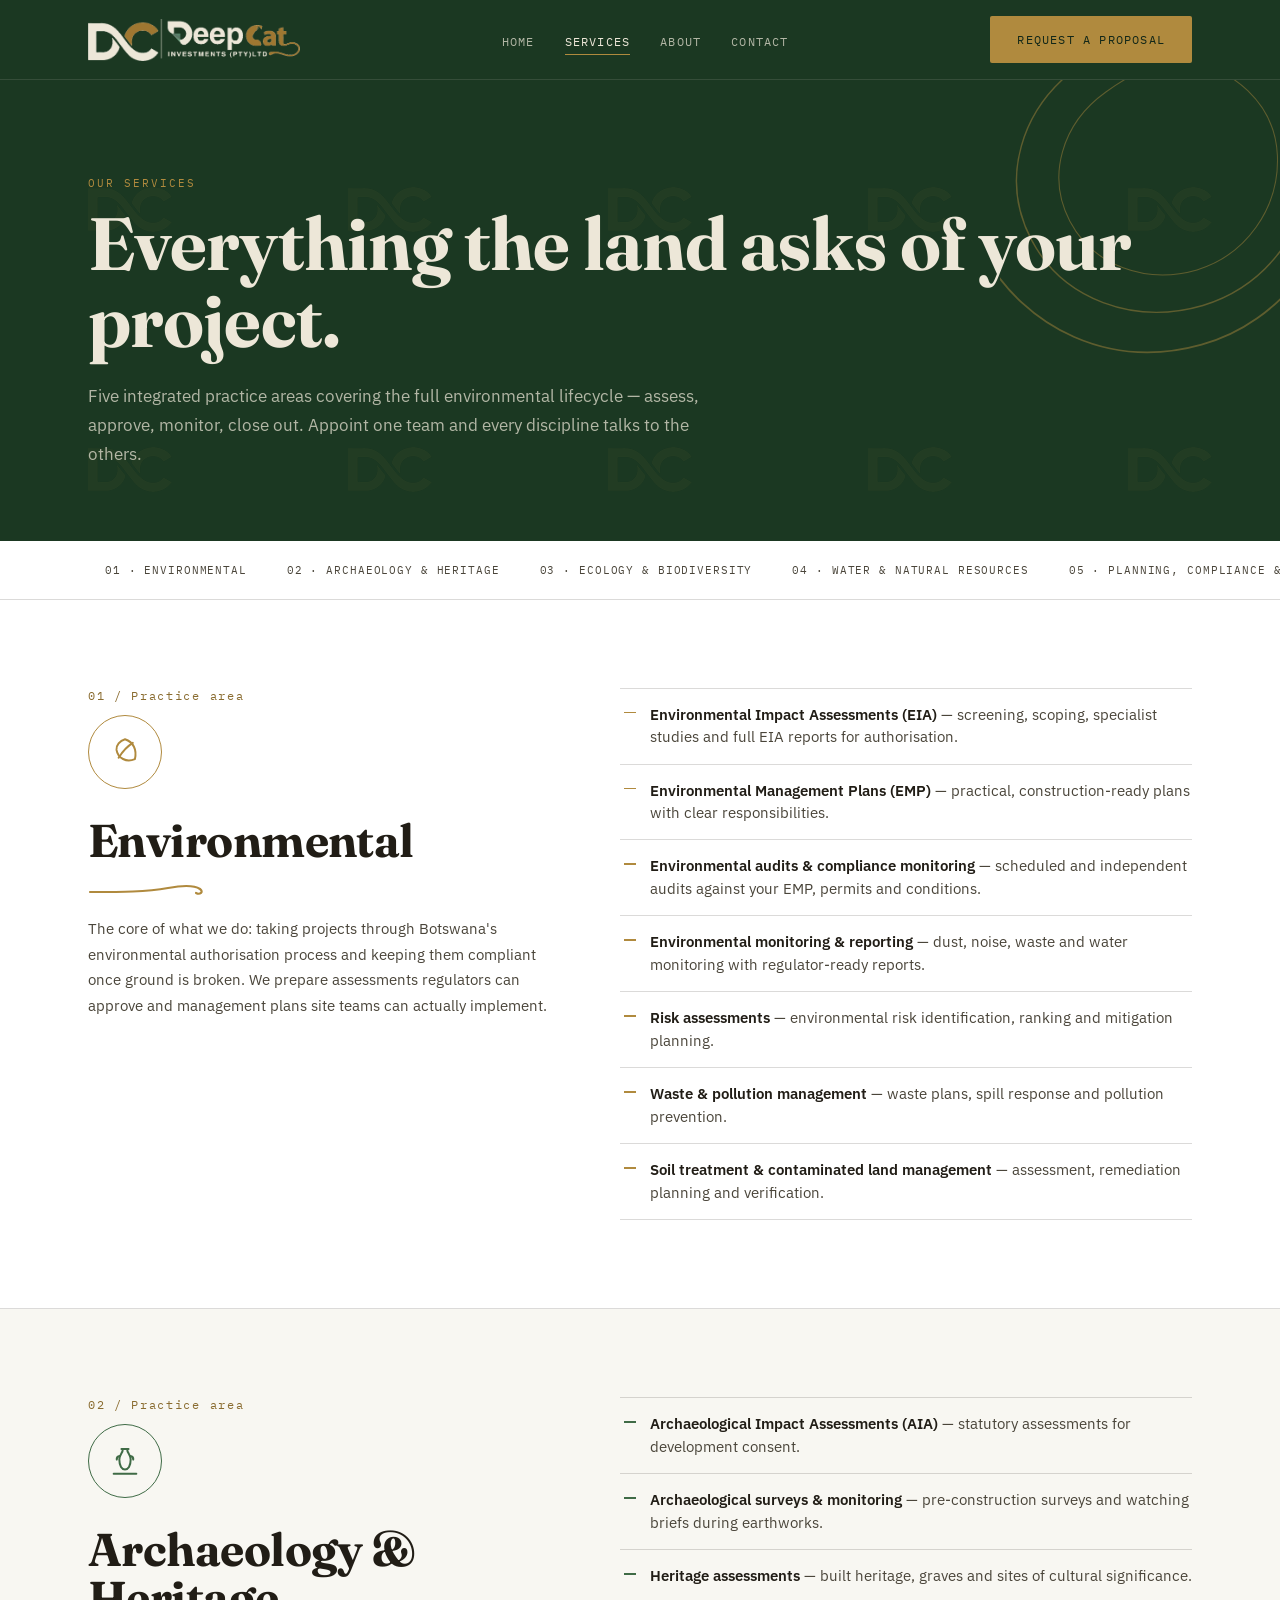
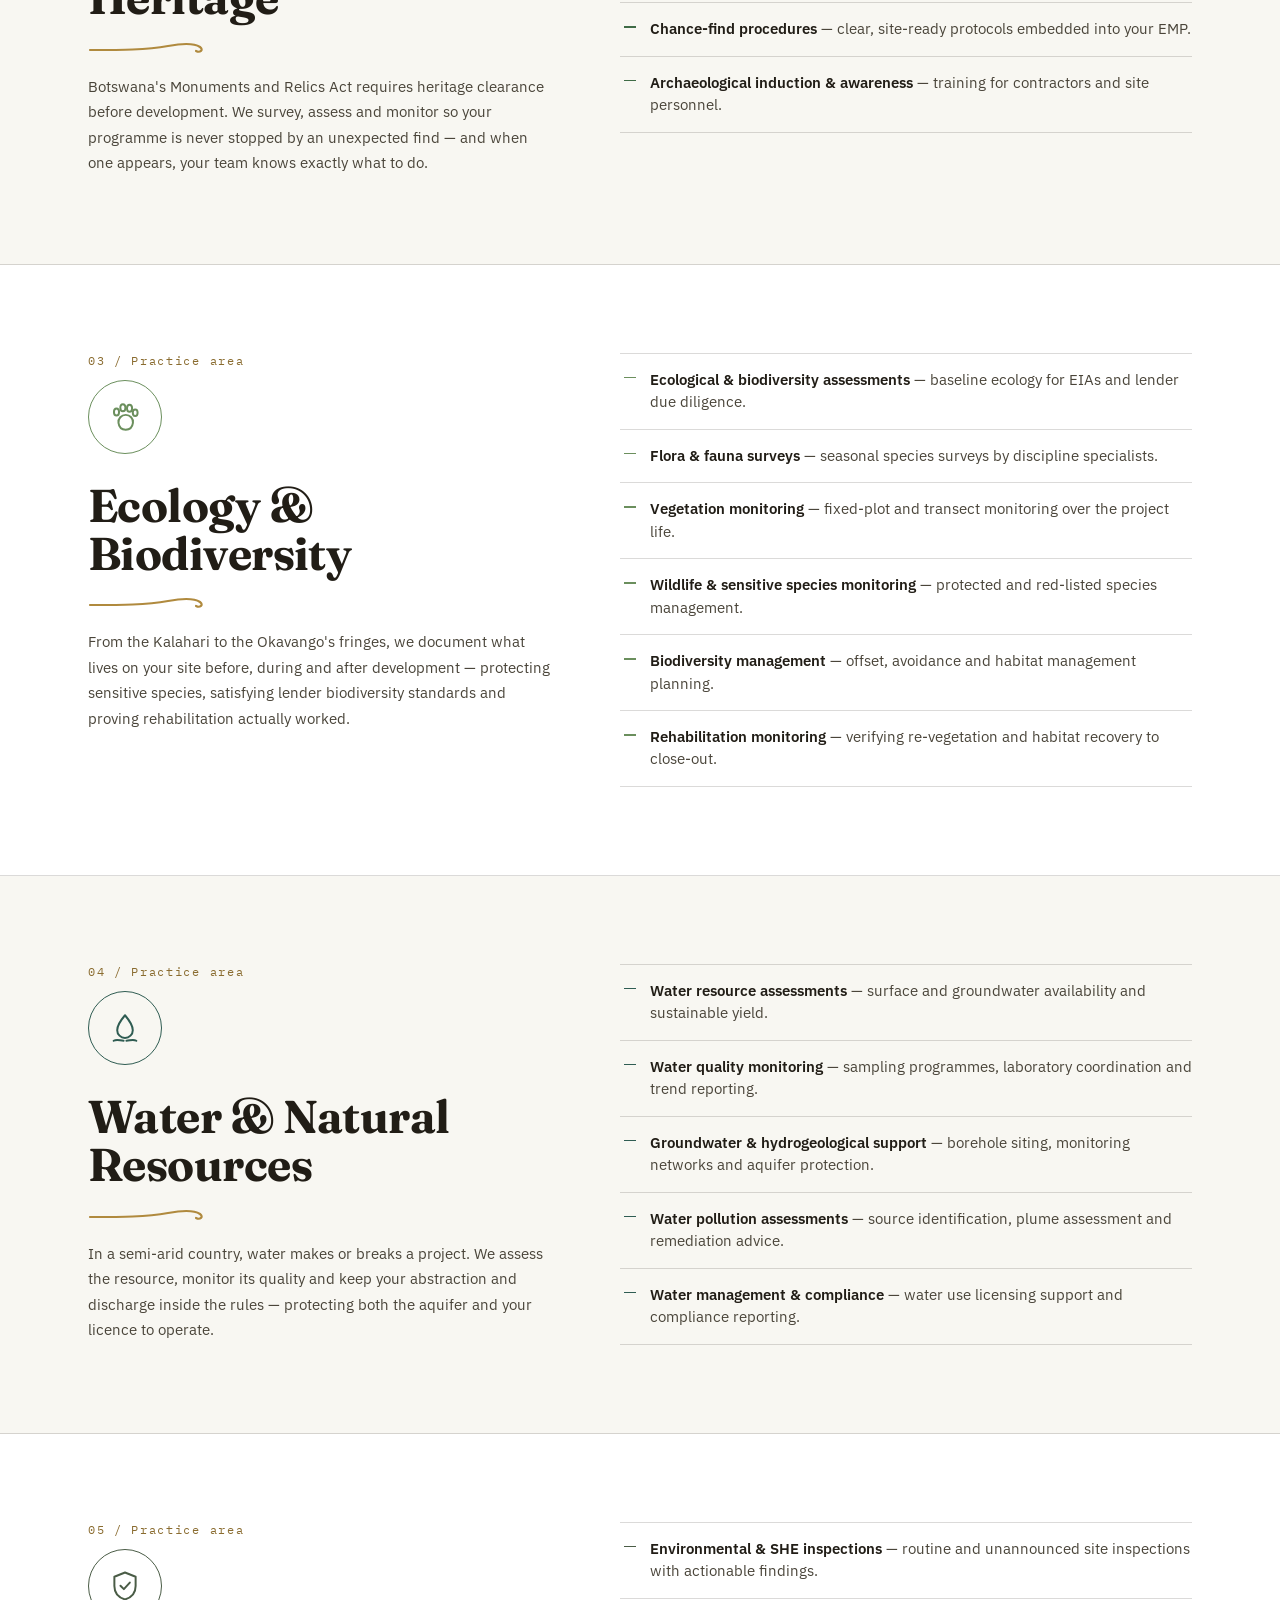
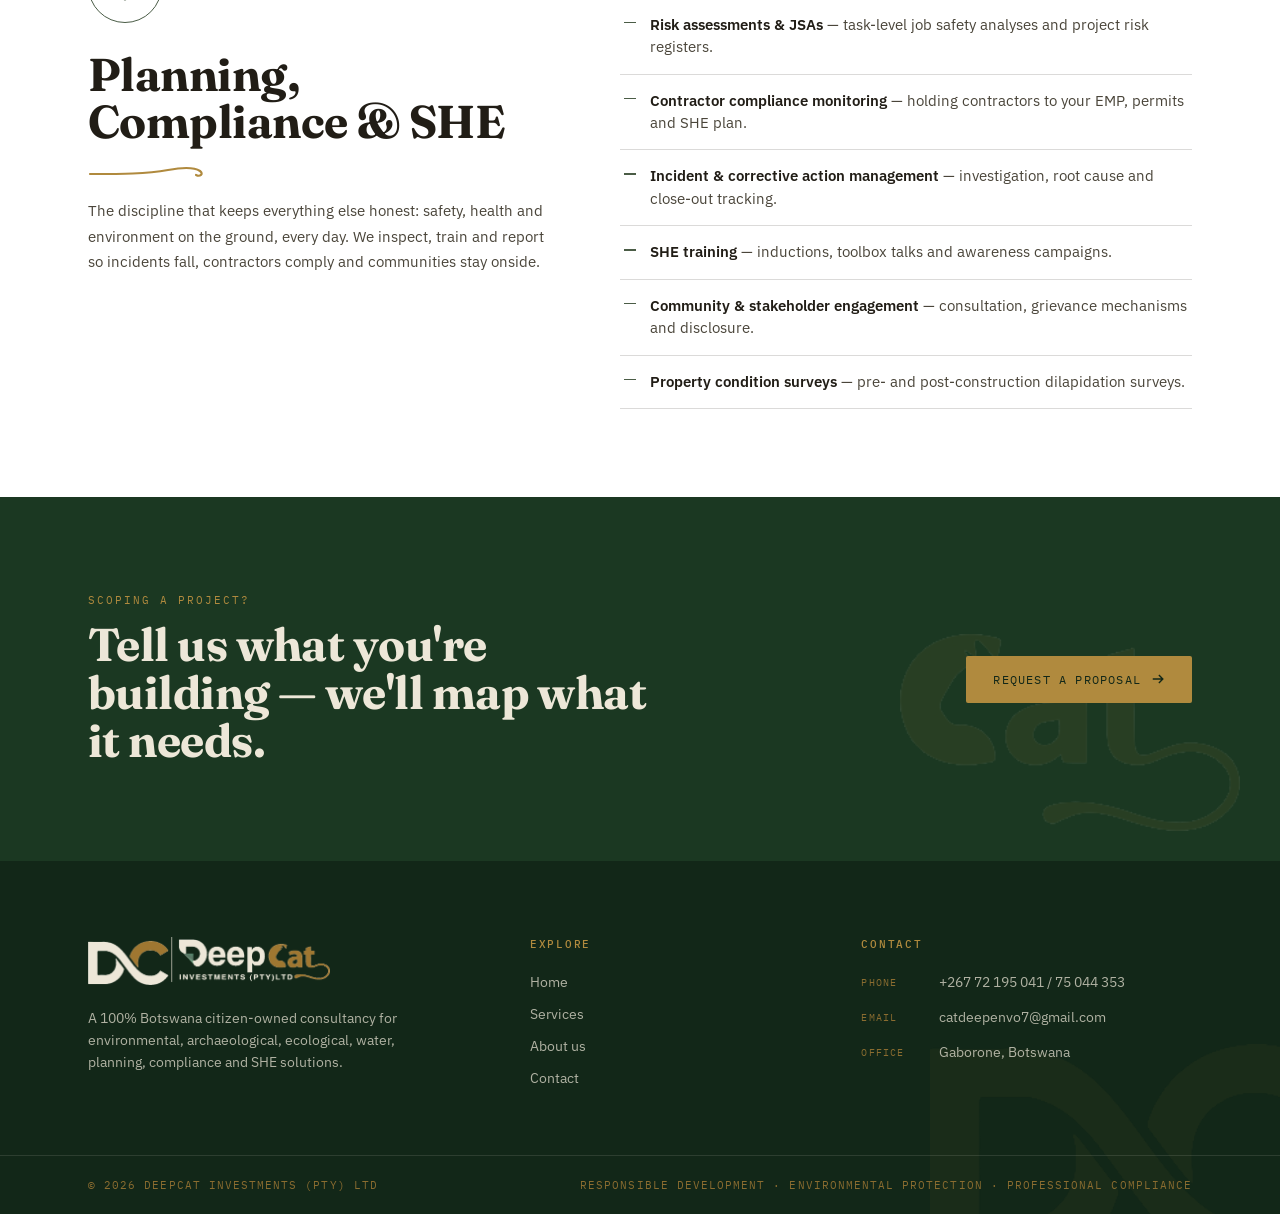
<file: services.html>
<!DOCTYPE html>
<html lang="en">
<head>
<meta charset="UTF-8">
<meta name="viewport" content="width=device-width, initial-scale=1.0">
<title>Services — Deepcat Investments (Pty) Ltd</title>
<meta name="description" content="Environmental, archaeological, ecological, water, planning, compliance and SHE services by Deepcat Investments — a 100% Botswana citizen-owned consultancy.">
<link rel="icon" type="image/png" href="assets/monogram.png">
<link rel="preconnect" href="https://fonts.googleapis.com">
<link rel="preconnect" href="https://fonts.gstatic.com" crossorigin>
<link href="https://fonts.googleapis.com/css2?family=Fraunces:ital,opsz,wght@0,9..144,500;0,9..144,600;0,9..144,680;1,9..144,600&family=IBM+Plex+Sans:wght@400;500;600&family=IBM+Plex+Mono:wght@400;500&display=swap" rel="stylesheet">
<link rel="stylesheet" href="assets/styles.css">
</head>
<body>

<nav class="nav">
  <div class="wrap nav-inner">
    <a class="nav-logo" href="index.html" aria-label="Deepcat Investments home">
      <img src="assets/logo-light.png" alt="Deepcat Investments (Pty) Ltd">
    </a>
    <ul class="nav-links" id="navLinks">
      <li><a href="index.html">Home</a></li>
      <li><a href="services.html" class="active">Services</a></li>
      <li><a href="about.html">About</a></li>
      <li><a href="contact.html">Contact</a></li>
    </ul>
    <a class="btn btn-gold nav-cta" href="contact.html">Request a proposal</a>
    <button class="nav-toggle" id="navToggle" aria-label="Toggle menu" aria-expanded="false">Menu</button>
  </div>
</nav>

<header class="page-hero texture">
  <div class="contour" style="top:-60px;right:-80px;width:360px;height:360px;opacity:0.45;" aria-hidden="true">
    <svg viewBox="0 0 340 340">
      <path d="M170,40 C220,42 260,80 262,128 C264,178 232,222 186,236 C138,250 88,232 66,190 C44,148 58,98 100,68 C122,52 146,39 170,40 Z"/>
      <path transform="translate(170,140) scale(1.35) translate(-170,-140)" d="M170,40 C220,42 260,80 262,128 C264,178 232,222 186,236 C138,250 88,232 66,190 C44,148 58,98 100,68 C122,52 146,39 170,40 Z"/>
      <path transform="translate(170,140) scale(1.7) translate(-170,-140)" d="M170,40 C215,45 255,84 258,130 C261,182 226,226 182,238 C132,252 84,230 60,186 C38,144 54,94 96,64 C120,48 148,38 170,40 Z"/>
    </svg>
  </div>
  <div class="wrap" style="position:relative;z-index:1;">
    <span class="eyebrow">Our services</span>
    <h1 class="display">Everything the land asks of your project.</h1>
    <p class="lede">Five integrated practice areas covering the full environmental lifecycle — assess, approve, monitor, close out. Appoint one team and every discipline talks to the others.</p>
  </div>
</header>

<div class="svc-nav">
  <div class="wrap inner">
    <a href="#environmental">01 · Environmental</a>
    <a href="#archaeology">02 · Archaeology &amp; Heritage</a>
    <a href="#ecology">03 · Ecology &amp; Biodiversity</a>
    <a href="#water">04 · Water &amp; Natural Resources</a>
    <a href="#planning">05 · Planning, Compliance &amp; SHE</a>
  </div>
</div>

<!-- 01 ENVIRONMENTAL -->
<section class="svc-detail" id="environmental" style="--accent:var(--khaki);">
  <div class="wrap grid">
    <div class="reveal">
      <span class="num">01 / Practice area</span>
      <div class="icon-lg"><svg viewBox="0 0 24 24"><path d="M12,3 C18,5 20.5,10.5 19,17 C13,19.5 7,16.5 6,10.5 C5.6,7.4 8.4,4 12,3 Z"/><path d="M7.5,16 C10,12 13.5,8 17.5,5.5"/></svg></div>
      <h2 class="display">Environmental</h2>
      <svg class="tail-rule" viewBox="0 0 120 14" aria-hidden="true"><path d="M2,10 C34,10 58,10 80,6 C96,3 106,3 112,7 C116,10 112,13 108,11"/></svg>
      <p class="intro">The core of what we do: taking projects through Botswana's environmental authorisation process and keeping them compliant once ground is broken. We prepare assessments regulators can approve and management plans site teams can actually implement.</p>
    </div>
    <ul class="reveal" data-d="1">
      <li><b>Environmental Impact Assessments (EIA)</b> — screening, scoping, specialist studies and full EIA reports for authorisation.</li>
      <li><b>Environmental Management Plans (EMP)</b> — practical, construction-ready plans with clear responsibilities.</li>
      <li><b>Environmental audits &amp; compliance monitoring</b> — scheduled and independent audits against your EMP, permits and conditions.</li>
      <li><b>Environmental monitoring &amp; reporting</b> — dust, noise, waste and water monitoring with regulator-ready reports.</li>
      <li><b>Risk assessments</b> — environmental risk identification, ranking and mitigation planning.</li>
      <li><b>Waste &amp; pollution management</b> — waste plans, spill response and pollution prevention.</li>
      <li><b>Soil treatment &amp; contaminated land management</b> — assessment, remediation planning and verification.</li>
    </ul>
  </div>
</section>

<!-- 02 ARCHAEOLOGY -->
<section class="svc-detail alt" id="archaeology" style="--accent:var(--ochre);">
  <div class="wrap grid">
    <div class="reveal">
      <span class="num">02 / Practice area</span>
      <div class="icon-lg"><svg viewBox="0 0 24 24"><path d="M9.5,3.5 h5 M10.5,3.5 C10.5,6.5 8,7.5 8,11 C8,15.5 9.8,18 12,18 C14.2,18 16,15.5 16,11 C16,7.5 13.5,6.5 13.5,3.5"/><path d="M8.4,8.5 C6.8,8.8 6,9.8 6.2,11 M15.6,8.5 C17.2,8.8 18,9.8 17.8,11"/><path d="M4,21 h16"/></svg></div>
      <h2 class="display">Archaeology &amp; Heritage</h2>
      <svg class="tail-rule" viewBox="0 0 120 14" aria-hidden="true"><path d="M2,10 C34,10 58,10 80,6 C96,3 106,3 112,7 C116,10 112,13 108,11"/></svg>
      <p class="intro">Botswana's Monuments and Relics Act requires heritage clearance before development. We survey, assess and monitor so your programme is never stopped by an unexpected find — and when one appears, your team knows exactly what to do.</p>
    </div>
    <ul class="reveal" data-d="1">
      <li><b>Archaeological Impact Assessments (AIA)</b> — statutory assessments for development consent.</li>
      <li><b>Archaeological surveys &amp; monitoring</b> — pre-construction surveys and watching briefs during earthworks.</li>
      <li><b>Heritage assessments</b> — built heritage, graves and sites of cultural significance.</li>
      <li><b>Chance-find procedures</b> — clear, site-ready protocols embedded into your EMP.</li>
      <li><b>Archaeological induction &amp; awareness</b> — training for contractors and site personnel.</li>
    </ul>
  </div>
</section>

<!-- 03 ECOLOGY -->
<section class="svc-detail" id="ecology" style="--accent:var(--leaf);">
  <div class="wrap grid">
    <div class="reveal">
      <span class="num">03 / Practice area</span>
      <div class="icon-lg"><svg viewBox="0 0 24 24"><ellipse cx="6" cy="8.5" rx="1.8" ry="2.5"/><ellipse cx="10.5" cy="5.5" rx="1.8" ry="2.5"/><ellipse cx="15.2" cy="5.8" rx="1.8" ry="2.5"/><ellipse cx="19.2" cy="9" rx="1.7" ry="2.3"/><path d="M12.5,10.5 C15.5,10.5 18,13 17.6,16.2 C17.2,19.4 15,21 12.5,21 C10,21 7.8,19.4 7.4,16.2 C7,13 9.5,10.5 12.5,10.5 Z"/></svg></div>
      <h2 class="display">Ecology &amp; Biodiversity</h2>
      <svg class="tail-rule" viewBox="0 0 120 14" aria-hidden="true"><path d="M2,10 C34,10 58,10 80,6 C96,3 106,3 112,7 C116,10 112,13 108,11"/></svg>
      <p class="intro">From the Kalahari to the Okavango's fringes, we document what lives on your site before, during and after development — protecting sensitive species, satisfying lender biodiversity standards and proving rehabilitation actually worked.</p>
    </div>
    <ul class="reveal" data-d="1">
      <li><b>Ecological &amp; biodiversity assessments</b> — baseline ecology for EIAs and lender due diligence.</li>
      <li><b>Flora &amp; fauna surveys</b> — seasonal species surveys by discipline specialists.</li>
      <li><b>Vegetation monitoring</b> — fixed-plot and transect monitoring over the project life.</li>
      <li><b>Wildlife &amp; sensitive species monitoring</b> — protected and red-listed species management.</li>
      <li><b>Biodiversity management</b> — offset, avoidance and habitat management planning.</li>
      <li><b>Rehabilitation monitoring</b> — verifying re-vegetation and habitat recovery to close-out.</li>
    </ul>
  </div>
</section>

<!-- 04 WATER -->
<section class="svc-detail alt" id="water" style="--accent:var(--teal);">
  <div class="wrap grid">
    <div class="reveal">
      <span class="num">04 / Practice area</span>
      <div class="icon-lg"><svg viewBox="0 0 24 24"><path d="M12,3 C12,3 6.5,9.5 6.5,13.5 A5.5,5.5 0 0,0 17.5,13.5 C17.5,9.5 12,3 12,3 Z"/><path d="M4,21 C6.5,19.6 8.5,21 11,21 M13,21 C15.5,21 17.5,19.6 20,21"/></svg></div>
      <h2 class="display">Water &amp; Natural Resources</h2>
      <svg class="tail-rule" viewBox="0 0 120 14" aria-hidden="true"><path d="M2,10 C34,10 58,10 80,6 C96,3 106,3 112,7 C116,10 112,13 108,11"/></svg>
      <p class="intro">In a semi-arid country, water makes or breaks a project. We assess the resource, monitor its quality and keep your abstraction and discharge inside the rules — protecting both the aquifer and your licence to operate.</p>
    </div>
    <ul class="reveal" data-d="1">
      <li><b>Water resource assessments</b> — surface and groundwater availability and sustainable yield.</li>
      <li><b>Water quality monitoring</b> — sampling programmes, laboratory coordination and trend reporting.</li>
      <li><b>Groundwater &amp; hydrogeological support</b> — borehole siting, monitoring networks and aquifer protection.</li>
      <li><b>Water pollution assessments</b> — source identification, plume assessment and remediation advice.</li>
      <li><b>Water management &amp; compliance</b> — water use licensing support and compliance reporting.</li>
    </ul>
  </div>
</section>

<!-- 05 PLANNING / SHE -->
<section class="svc-detail" id="planning" style="--accent:var(--slate);border-bottom:none;">
  <div class="wrap grid">
    <div class="reveal">
      <span class="num">05 / Practice area</span>
      <div class="icon-lg"><svg viewBox="0 0 24 24"><path d="M12,2.5 L19.5,5.5 V12 C19.5,17 16.5,20.2 12,21.5 C7.5,20.2 4.5,17 4.5,12 V5.5 Z"/><path d="M8.8,11.8 L11.2,14.2 L15.4,9.6"/></svg></div>
      <h2 class="display">Planning, Compliance &amp; SHE</h2>
      <svg class="tail-rule" viewBox="0 0 120 14" aria-hidden="true"><path d="M2,10 C34,10 58,10 80,6 C96,3 106,3 112,7 C116,10 112,13 108,11"/></svg>
      <p class="intro">The discipline that keeps everything else honest: safety, health and environment on the ground, every day. We inspect, train and report so incidents fall, contractors comply and communities stay onside.</p>
    </div>
    <ul class="reveal" data-d="1">
      <li><b>Environmental &amp; SHE inspections</b> — routine and unannounced site inspections with actionable findings.</li>
      <li><b>Risk assessments &amp; JSAs</b> — task-level job safety analyses and project risk registers.</li>
      <li><b>Contractor compliance monitoring</b> — holding contractors to your EMP, permits and SHE plan.</li>
      <li><b>Incident &amp; corrective action management</b> — investigation, root cause and close-out tracking.</li>
      <li><b>SHE training</b> — inductions, toolbox talks and awareness campaigns.</li>
      <li><b>Community &amp; stakeholder engagement</b> — consultation, grievance mechanisms and disclosure.</li>
      <li><b>Property condition surveys</b> — pre- and post-construction dilapidation surveys.</li>
    </ul>
  </div>
</section>

<!-- CTA -->
<section class="cta-band">
  <img class="watermark" src="assets/cat-mark.png" alt="" aria-hidden="true" style="right:40px;bottom:30px;width:340px;opacity:0.1;">
  <div class="wrap inner">
    <div class="reveal">
      <span class="eyebrow" style="display:block;margin-bottom:14px;">Scoping a project?</span>
      <h2 class="display">Tell us what you're building — we'll map what it needs.</h2>
    </div>
    <div class="actions reveal" data-d="1">
      <a class="btn btn-gold" href="contact.html">Request a proposal
        <svg viewBox="0 0 16 16" fill="none" stroke="currentColor" stroke-width="1.6"><path d="M2 8h11M9 3.5 13.5 8 9 12.5"/></svg>
      </a>
    </div>
  </div>
</section>

<footer>
  <img class="watermark" src="assets/monogram-gold.png" alt="" aria-hidden="true">
  <div class="wrap footer-grid">
    <div class="brand">
      <img src="assets/logo-light.png" alt="Deepcat Investments (Pty) Ltd">
      <p>A 100% Botswana citizen-owned consultancy for environmental, archaeological, ecological, water, planning, compliance and SHE solutions.</p>
    </div>
    <div>
      <h4>Explore</h4>
      <ul>
        <li><a href="index.html">Home</a></li>
        <li><a href="services.html">Services</a></li>
        <li><a href="about.html">About us</a></li>
        <li><a href="contact.html">Contact</a></li>
      </ul>
    </div>
    <div class="footer-contact">
      <h4>Contact</h4>
      <div><span class="lbl">Phone</span><span><a href="tel:+26772195041">+267 72 195 041</a> / <a href="tel:+26775044353">75 044 353</a></span></div>
      <div><span class="lbl">Email</span><a href="mailto:catdeepenvo7@gmail.com">catdeepenvo7@gmail.com</a></div>
      <div><span class="lbl">Office</span><span>Gaborone, Botswana</span></div>
    </div>
  </div>
  <div class="footer-bottom">
    <div class="wrap inner">
      <span>© <span id="year"></span> Deepcat Investments (Pty) Ltd</span>
      <span>Responsible development · Environmental protection · Professional compliance</span>
    </div>
  </div>
</footer>

<script src="assets/site.js"></script>
</body>
</html>
</file>
<file: assets/styles.css>
/* ============================================================
   DEEPCAT INVESTMENTS (PTY) LTD — site design system
   Brand: bush green / khaki gold / parchment
   Type:  Fraunces (display) · IBM Plex Sans (text) · IBM Plex Mono (labels)
   ============================================================ */

:root{
  --bush:      #1b3822;
  --bush-2:    #16301c;
  --bush-3:    #122718;
  --khaki:     #b08a3e;
  --khaki-brt: #c9a558;
  --khaki-dim: #8a6c30;
  --ochre:     #3f6b46;
  --leaf:      #6b8f5d;
  --teal:      #2f5c52;
  --slate:     #4a5c46;
  --parchment: #ede7d8;
  --paper-2:   #e4ddc9;
  --paper-3:   #dbd2b9;
  --ink:       #211d16;
  --ink-soft:  #4a453a;
  --line:      rgba(33,29,22,0.16);
  --line-lt:   rgba(237,231,216,0.22);
  --text-lt:   rgba(237,231,216,0.72);
}

*{box-sizing:border-box;margin:0;padding:0;}
html{scroll-behavior:smooth;}
body{
  background:#ffffff;
  color:var(--ink);
  font-family:'IBM Plex Sans',sans-serif;
  -webkit-font-smoothing:antialiased;
  text-rendering:optimizeLegibility;
}
img{max-width:100%;display:block;}
a{color:inherit;}
ul{list-style:none;}

.wrap{max-width:1160px;margin:0 auto;padding:0 28px;}
.wrap-narrow{max-width:880px;margin:0 auto;padding:0 28px;}

/* ---------- type ---------- */
.eyebrow{
  font-family:'IBM Plex Mono',monospace;
  font-size:11px;letter-spacing:0.18em;text-transform:uppercase;
  color:var(--khaki);
}
.display{
  font-family:'Fraunces',serif;font-weight:680;
  letter-spacing:-0.012em;line-height:1.04;
}
h1.display{font-size:clamp(40px,6.4vw,74px);}
h2.display{font-size:clamp(30px,4.2vw,46px);}
h3.display{font-size:clamp(22px,2.6vw,28px);}
.display em{font-style:italic;font-weight:600;color:var(--khaki);}
.lede{font-size:17px;line-height:1.7;color:var(--ink-soft);}
.on-dark .lede{color:var(--text-lt);}

/* cat-tail flourish under headings (echoes the tail in the wordmark) */
.tail-rule{display:block;width:120px;height:14px;margin-top:18px;}
.tail-rule path{fill:none;stroke:var(--khaki);stroke-width:2.2;stroke-linecap:round;}

/* ---------- buttons ---------- */
.btn{
  display:inline-flex;align-items:center;gap:10px;
  font-family:'IBM Plex Mono',monospace;
  font-size:12px;letter-spacing:0.1em;text-transform:uppercase;
  padding:15px 26px;border-radius:2px;text-decoration:none;
  border:1px solid transparent;cursor:pointer;
  transition:background .2s,color .2s,border-color .2s,transform .2s;
}
.btn svg{width:14px;height:14px;flex:none;transition:transform .2s;}
.btn:hover svg{transform:translateX(4px);}
.btn-gold{background:var(--khaki);color:var(--bush-3);}
.btn-gold:hover{background:var(--khaki-brt);}
.btn-green{background:var(--bush);color:var(--parchment);}
.btn-green:hover{background:var(--bush-2);}
.btn-outline-lt{background:transparent;border-color:rgba(237,231,216,0.45);color:var(--parchment);}
.btn-outline-lt:hover{border-color:var(--khaki);color:var(--khaki-brt);}
.btn-outline-dk{background:transparent;border-color:var(--khaki-dim);color:var(--bush);}
.btn-outline-dk:hover{background:rgba(176,138,62,0.12);}

/* ---------- textures & watermarks ---------- */
.texture{position:relative;}
.texture::before{
  content:'';position:absolute;inset:0;pointer-events:none;
  background-image:url('texture-tile.png');
  background-size:260px 260px;background-repeat:repeat;
  opacity:0.05;
}
.texture > *{position:relative;z-index:1;}
.watermark{
  position:absolute;pointer-events:none;user-select:none;
  opacity:0.05;
}

/* contour ornament */
.contour{position:absolute;pointer-events:none;}
.contour svg{width:100%;height:100%;}
.contour path{fill:none;stroke:var(--khaki);stroke-width:1;}

/* ---------- nav ---------- */
.nav{
  position:sticky;top:0;z-index:80;
  background:var(--bush);
  border-bottom:1px solid rgba(237,231,216,0.12);
}
.nav-inner{
  display:flex;align-items:center;justify-content:space-between;
  gap:28px;padding-top:16px;padding-bottom:16px;
}
.nav-logo{display:block;}
.nav-logo img{height:42px;width:auto;}
.nav-links{display:flex;align-items:center;gap:30px;}
.nav-links a{
  text-decoration:none;
  font-family:'IBM Plex Mono',monospace;
  font-size:12px;letter-spacing:0.1em;text-transform:uppercase;
  color:var(--text-lt);
  padding:6px 0;position:relative;
  transition:color .2s;
}
.nav-links a::after{
  content:'';position:absolute;left:0;right:100%;bottom:0;height:1px;
  background:var(--khaki);transition:right .25s;
}
.nav-links a:hover,.nav-links a.active{color:var(--parchment);}
.nav-links a:hover::after,.nav-links a.active::after{right:0;}
.nav-cta{flex:none;}
.nav-toggle{
  display:none;background:none;border:1px solid rgba(237,231,216,0.35);
  border-radius:2px;cursor:pointer;
  font-family:'IBM Plex Mono',monospace;font-size:11px;
  letter-spacing:0.1em;text-transform:uppercase;color:var(--parchment);
  padding:10px 14px;
}

/* ---------- page hero (inner pages) ---------- */
.page-hero{
  background:var(--bush);color:var(--parchment);
  position:relative;overflow:hidden;
  padding:96px 0 72px;
}
.page-hero .eyebrow{margin-bottom:16px;display:block;}
.page-hero p.lede{max-width:640px;margin-top:22px;color:var(--text-lt);}

/* ---------- sections ---------- */
.section{padding:96px 0;position:relative;}
.section-head{max-width:720px;margin-bottom:56px;}
.section-head .eyebrow{display:block;margin-bottom:14px;color:var(--ochre);}
.on-dark .section-head .eyebrow{color:var(--khaki);}
.section-head p{margin-top:18px;font-size:15.5px;line-height:1.7;color:var(--ink-soft);}
.on-dark .section-head p{color:var(--text-lt);}

.on-dark{background:var(--bush-2);color:var(--parchment);}
.band-paper{background:#f8f7f2;border-top:1px solid var(--line);border-bottom:1px solid var(--line);}

/* ---------- kinetic layer (PK/Holographik-inspired) ---------- */
#scrollProgress{
  position:fixed;top:0;left:0;height:2px;width:0;
  background:var(--khaki);z-index:200;pointer-events:none;
}
.section-head .eyebrow{display:inline-flex;align-items:center;gap:10px;}
.section-head .eyebrow::before{
  content:'';width:8px;height:8px;background:currentColor;flex:none;
}
.kinetic{
  position:relative;overflow:hidden;background:#fff;
  border-top:1px solid var(--line);border-bottom:1px solid var(--line);
}
.kinetic .rows{
  position:absolute;inset:0;display:flex;flex-direction:column;
  justify-content:space-evenly;pointer-events:none;
}
.kinetic .rows i{display:block;height:1px;background:var(--line);}
.kinetic .board{position:relative;padding:110px 0 120px;}
.kinetic .k-idx{
  position:absolute;top:34px;left:50%;
  font-family:'IBM Plex Mono',monospace;font-size:11px;
  letter-spacing:0.14em;color:var(--ink-soft);
}
.kinetic .dot{
  position:absolute;top:50%;left:54%;
  width:130px;height:130px;border-radius:50%;
  background:var(--khaki);transform:translateY(-50%);
  opacity:0.92;
}
.kinetic .word{
  position:relative;
  font-family:'Fraunces',serif;font-weight:680;
  font-size:clamp(80px,13vw,180px);line-height:1.04;
  letter-spacing:-0.015em;white-space:nowrap;
  width:max-content;color:var(--ink);
  will-change:transform;
}
.kinetic .word em{font-style:italic;font-weight:600;color:var(--khaki);}
@media (prefers-reduced-motion: reduce){
  .kinetic .word{transform:none !important;}
}

/* light variant of the process section */
.process-light .step b{color:var(--ink);}
.process-light .step span{color:var(--ink-soft);}
.process-light .step .dot{
  background:#fff;border-color:var(--khaki);color:var(--khaki-dim);
}

/* light variant of the pillars section */
.why-light .pillars{border-left-color:var(--line);}
.why-light .pillar{border-right-color:var(--line);border-left-color:var(--line);}
.why-light .pillar b{color:var(--ink);}
.why-light .pillar span{color:var(--ink-soft);}

/* ---------- reveal ---------- */
.reveal{opacity:0;transform:translateY(22px);transition:opacity .7s ease,transform .7s ease;}
.reveal.in{opacity:1;transform:none;}
.reveal[data-d="1"]{transition-delay:.08s;}
.reveal[data-d="2"]{transition-delay:.16s;}
.reveal[data-d="3"]{transition-delay:.24s;}
@media (prefers-reduced-motion: reduce){
  .reveal{opacity:1;transform:none;transition:none;}
  html{scroll-behavior:auto;}
  .ticker-track{animation:none !important;}
}

/* ---------- ticker ---------- */
.ticker{
  overflow:hidden;border-top:1px solid rgba(237,231,216,0.14);
  background:var(--bush-3);
  padding:16px 0;position:relative;z-index:2;
}
.ticker-track{
  display:flex;gap:0;width:max-content;
  animation:ticker 36s linear infinite;
}
.ticker-track span{
  font-family:'IBM Plex Mono',monospace;
  font-size:11.5px;letter-spacing:0.14em;text-transform:uppercase;
  color:var(--text-lt);
  padding:0 26px;position:relative;white-space:nowrap;
}
.ticker-track span::after{
  content:'·';position:absolute;right:-4px;color:var(--khaki-dim);
}
@keyframes ticker{from{transform:translateX(0);}to{transform:translateX(-50%);}}

/* ---------- stats ---------- */
.stats-grid{display:grid;grid-template-columns:repeat(4,1fr);}
.stat{padding:44px 30px;border-left:1px solid var(--line);}
.stat:first-child{border-left:none;}
.stat b{
  display:block;font-family:'Fraunces',serif;font-weight:680;
  font-size:34px;color:var(--bush);margin-bottom:8px;letter-spacing:-0.01em;
}
.stat span{
  font-family:'IBM Plex Mono',monospace;
  font-size:11px;letter-spacing:0.12em;text-transform:uppercase;
  color:var(--ink-soft);line-height:1.6;display:block;
}

/* ---------- service rows (home) ---------- */
.svc-list{border-top:1px solid var(--line);}
.svc-item{
  display:grid;grid-template-columns:80px 64px 1fr auto;gap:28px;
  align-items:center;
  padding:30px 0;border-bottom:1px solid var(--line);
  text-decoration:none;position:relative;
  transition:padding-left .25s;
}
.svc-item:hover{padding-left:14px;}
.svc-item .num{
  font-family:'IBM Plex Mono',monospace;font-size:13px;
  color:var(--khaki-dim);letter-spacing:0.1em;
}
.svc-item .icon{
  width:52px;height:52px;flex:none;
  border:1px solid var(--line);border-radius:50%;
  display:flex;align-items:center;justify-content:center;
  transition:border-color .25s,background .25s;
}
.svc-item:hover .icon{border-color:var(--khaki);background:rgba(176,138,62,0.08);}
.svc-item .icon svg{width:24px;height:24px;stroke:var(--bush);fill:none;stroke-width:1.5;stroke-linecap:round;stroke-linejoin:round;}
.svc-item h3{
  font-family:'Fraunces',serif;font-weight:600;font-size:clamp(19px,2.4vw,25px);
  color:var(--ink);margin-bottom:6px;transition:color .25s;
}
.svc-item:hover h3{color:var(--khaki-dim);}
.svc-item p{font-size:13.5px;line-height:1.55;color:var(--ink-soft);max-width:560px;}
.svc-item .arrow{
  width:40px;height:40px;flex:none;border-radius:50%;
  border:1px solid var(--line);
  display:flex;align-items:center;justify-content:center;
  transition:background .25s,border-color .25s;
}
.svc-item .arrow svg{width:15px;height:15px;stroke:var(--bush);fill:none;stroke-width:1.6;transition:stroke .25s,transform .25s;}
.svc-item:hover .arrow{background:var(--khaki);border-color:var(--khaki);}
.svc-item:hover .arrow svg{stroke:var(--bush-3);transform:translateX(2px);}

/* ---------- process ---------- */
.process-grid{
  display:grid;grid-template-columns:repeat(5,1fr);gap:0;
  position:relative;margin-top:26px;
}
.process-grid::before{
  content:'';position:absolute;top:26px;left:6%;right:6%;height:1px;
  background:linear-gradient(90deg,transparent,var(--khaki-dim) 12%,var(--khaki-dim) 88%,transparent);
  opacity:0.6;
}
.step{padding:0 20px;text-align:left;position:relative;}
.step .dot{
  width:53px;height:53px;border-radius:50%;
  background:var(--bush-2);border:1px solid var(--khaki-dim);
  display:flex;align-items:center;justify-content:center;
  font-family:'IBM Plex Mono',monospace;font-size:12px;color:var(--khaki-brt);
  margin-bottom:22px;position:relative;z-index:1;
}
.step b{
  font-family:'Fraunces',serif;font-weight:600;font-size:17px;
  display:block;margin-bottom:9px;color:var(--parchment);
}
.step span{font-size:12.8px;line-height:1.6;color:var(--text-lt);display:block;}

/* ---------- sector grid ---------- */
.sector-grid{
  display:grid;grid-template-columns:repeat(3,1fr);
  border-top:1px solid var(--line);border-left:1px solid var(--line);
}
.sector{
  border-right:1px solid var(--line);border-bottom:1px solid var(--line);
  padding:30px 28px;display:flex;align-items:center;gap:18px;
  background:transparent;transition:background .25s;
}
.sector:hover{background:rgba(176,138,62,0.07);}
.sector svg{width:26px;height:26px;flex:none;stroke:var(--khaki-dim);fill:none;stroke-width:1.5;stroke-linecap:round;stroke-linejoin:round;}
.sector b{
  font-family:'Fraunces',serif;font-weight:600;font-size:15.5px;color:var(--ink);
  display:block;
}
.sector i{
  font-style:normal;font-size:11.5px;color:var(--ink-soft);display:block;margin-top:2px;
}

/* ---------- pillars (why) ---------- */
.pillars{display:grid;grid-template-columns:repeat(4,1fr);border-left:1px solid var(--line-lt);}
.pillar{padding:8px 30px 8px 24px;border-right:1px solid var(--line-lt);}
.pillar .paw{width:26px;height:26px;margin-bottom:18px;}
.pillar .paw path,.pillar .paw ellipse{fill:var(--khaki-dim);}
.pillar b{
  font-family:'Fraunces',serif;font-weight:600;font-size:18px;
  display:block;margin-bottom:10px;color:var(--parchment);
}
.pillar span{font-size:13.2px;line-height:1.6;color:var(--text-lt);}

/* ---------- vision / mission ---------- */
.vm-grid{display:grid;grid-template-columns:1fr 1fr;gap:24px;}
.vm-card{
  border:1px solid var(--line);border-radius:3px;
  padding:44px 40px;background:#fff;
  position:relative;overflow:hidden;
}
.vm-card .eyebrow{color:var(--ochre);display:block;margin-bottom:16px;}
.vm-card p{
  font-family:'Fraunces',serif;font-weight:500;
  font-size:clamp(18px,2vw,22px);line-height:1.5;color:var(--ink);
}
.vm-card img{
  position:absolute;right:-30px;bottom:-34px;width:170px;opacity:0.07;
}

/* ---------- CTA band ---------- */
.cta-band{
  background:var(--bush);color:var(--parchment);
  position:relative;overflow:hidden;
  padding:96px 0;
}
.cta-band .inner{
  display:flex;align-items:center;justify-content:space-between;
  gap:48px;flex-wrap:wrap;position:relative;z-index:2;
}
.cta-band h2{max-width:560px;}
.cta-band .actions{display:flex;gap:16px;flex-wrap:wrap;}

/* ---------- footer ---------- */
footer{
  background:var(--bush-3);color:var(--parchment);
  position:relative;overflow:hidden;
  padding:76px 0 0;
}
footer .watermark{
  right:-70px;bottom:-60px;width:420px;opacity:0.05;
}
.footer-grid{
  display:grid;grid-template-columns:1.4fr 1fr 1.2fr;gap:56px;
  padding-bottom:56px;position:relative;z-index:1;
}
.footer-grid .brand img{height:48px;width:auto;margin-bottom:22px;}
.footer-grid .brand p{
  font-size:13.5px;line-height:1.65;color:var(--text-lt);max-width:340px;
}
.footer-grid h4{
  font-family:'IBM Plex Mono',monospace;font-size:11px;
  letter-spacing:0.16em;text-transform:uppercase;color:var(--khaki);
  margin-bottom:20px;font-weight:500;
}
.footer-grid ul li{margin-bottom:12px;}
.footer-grid ul a{
  text-decoration:none;font-size:14px;color:var(--text-lt);transition:color .2s;
}
.footer-grid ul a:hover{color:var(--khaki-brt);}
.footer-contact div{
  display:flex;gap:14px;font-size:13.5px;line-height:1.7;
  color:var(--text-lt);margin-bottom:12px;
}
.footer-contact .lbl{
  font-family:'IBM Plex Mono',monospace;font-size:10px;
  letter-spacing:0.12em;text-transform:uppercase;color:var(--khaki-dim);
  width:64px;flex:none;padding-top:3px;
}
.footer-contact a{color:var(--text-lt);text-decoration:none;}
.footer-contact a:hover{color:var(--khaki-brt);}
.footer-bottom{
  border-top:1px solid rgba(237,231,216,0.12);
  padding:22px 0;position:relative;z-index:1;
}
.footer-bottom .inner{
  display:flex;justify-content:space-between;gap:16px;flex-wrap:wrap;
  font-family:'IBM Plex Mono',monospace;font-size:10.5px;
  letter-spacing:0.1em;text-transform:uppercase;color:var(--khaki-dim);
}

/* ---------- services page ---------- */
.svc-nav{
  position:sticky;top:75px;z-index:40;
  background:rgba(255,255,255,0.94);backdrop-filter:blur(8px);
  border-bottom:1px solid var(--line);
  overflow-x:auto;
}
.svc-nav .inner{display:flex;gap:6px;padding-top:12px;padding-bottom:12px;}
.svc-nav a{
  text-decoration:none;white-space:nowrap;
  font-family:'IBM Plex Mono',monospace;font-size:11px;
  letter-spacing:0.08em;text-transform:uppercase;color:var(--ink-soft);
  padding:9px 16px;border-radius:2px;border:1px solid transparent;
  transition:all .2s;
}
.svc-nav a:hover{border-color:var(--line);color:var(--bush);}
.svc-detail{padding:88px 0;border-bottom:1px solid var(--line);}
.svc-detail .grid{display:grid;grid-template-columns:0.9fr 1.1fr;gap:64px;align-items:start;}
.svc-detail .icon-lg{
  width:74px;height:74px;border-radius:50%;
  border:1px solid var(--accent,var(--khaki));
  display:flex;align-items:center;justify-content:center;margin-bottom:28px;
}
.svc-detail .icon-lg svg{width:34px;height:34px;stroke:var(--accent,var(--khaki));fill:none;stroke-width:1.4;stroke-linecap:round;stroke-linejoin:round;}
.svc-detail .num{
  font-family:'IBM Plex Mono',monospace;font-size:12px;color:var(--khaki-dim);
  letter-spacing:0.14em;display:block;margin-bottom:12px;
}
.svc-detail p.intro{margin-top:20px;font-size:15px;line-height:1.7;color:var(--ink-soft);}
.svc-detail ul{border-top:1px solid var(--line);}
.svc-detail ul li{
  padding:15px 0 15px 30px;border-bottom:1px solid var(--line);
  font-size:14.5px;line-height:1.55;color:var(--ink-soft);position:relative;
}
.svc-detail ul li::before{
  content:'';position:absolute;left:4px;top:23px;width:12px;height:1.5px;
  background:var(--accent,var(--khaki));
}
.svc-detail ul li b{color:var(--ink);font-weight:600;}
.svc-detail.alt{background:#f8f7f2;}

/* ---------- about page ---------- */
.values-grid{display:grid;grid-template-columns:repeat(3,1fr);gap:22px;}
.value-card{
  border:1px solid var(--line);border-radius:3px;padding:34px 30px;
  background:#fff;
}
.value-card .num{
  font-family:'IBM Plex Mono',monospace;font-size:11px;color:var(--khaki-dim);
  letter-spacing:0.14em;display:block;margin-bottom:16px;
}
.value-card b{
  font-family:'Fraunces',serif;font-weight:600;font-size:19px;
  display:block;margin-bottom:10px;color:var(--ink);
}
.value-card span{font-size:13.5px;line-height:1.62;color:var(--ink-soft);}
.director-card{
  display:grid;grid-template-columns:auto 1fr;gap:44px;align-items:center;
  border:1px solid var(--line-lt);border-radius:3px;padding:44px;
  position:relative;z-index:1;
}
.director-card .portrait{
  width:130px;height:130px;border-radius:50%;
  background:var(--bush-3);border:1px solid var(--khaki-dim);
  display:flex;align-items:center;justify-content:center;
  font-family:'Fraunces',serif;font-weight:680;font-size:44px;color:var(--khaki);
}
.director-card h3{
  font-family:'Fraunces',serif;font-weight:600;font-size:26px;margin-bottom:6px;
}
.director-card .role{
  font-family:'IBM Plex Mono',monospace;font-size:11px;
  letter-spacing:0.14em;text-transform:uppercase;color:var(--khaki);
  margin-bottom:16px;
}
.director-card p{font-size:14px;line-height:1.7;color:var(--text-lt);max-width:560px;}

/* ---------- contact page ---------- */
.contact-layout{display:grid;grid-template-columns:1fr 1fr;gap:72px;align-items:start;}
.contact-block{margin-bottom:34px;}
.contact-block h4{
  font-family:'IBM Plex Mono',monospace;font-size:11px;
  letter-spacing:0.16em;text-transform:uppercase;color:var(--ochre);
  margin-bottom:12px;font-weight:500;
}
.contact-block .big{
  font-family:'Fraunces',serif;font-weight:600;font-size:21px;color:var(--ink);
  text-decoration:none;display:block;line-height:1.45;
}
a.big:hover{color:var(--khaki-dim);}
.contact-block p{font-size:14px;color:var(--ink-soft);line-height:1.65;margin-top:6px;}
.form-card{
  border:1px solid var(--line);border-radius:3px;background:#f8f7f2;
  padding:44px;
}
.form-card h3{font-family:'Fraunces',serif;font-weight:600;font-size:24px;margin-bottom:8px;}
.form-card > p{font-size:13.5px;color:var(--ink-soft);margin-bottom:30px;line-height:1.6;}
.field{margin-bottom:22px;}
.field label{
  display:block;font-family:'IBM Plex Mono',monospace;font-size:10.5px;
  letter-spacing:0.14em;text-transform:uppercase;color:var(--ink-soft);
  margin-bottom:9px;
}
.field input,.field select,.field textarea{
  width:100%;background:#fff;
  border:1px solid var(--line);border-radius:2px;
  padding:14px 16px;font-family:'IBM Plex Sans',sans-serif;font-size:14.5px;
  color:var(--ink);outline:none;transition:border-color .2s;
}
.field input:focus,.field select:focus,.field textarea:focus{border-color:var(--khaki);}
.field textarea{min-height:130px;resize:vertical;}
.bw-map{width:100%;max-width:460px;}
.bw-map .border{fill:rgba(176,138,62,0.06);stroke:var(--khaki-dim);stroke-width:1.6;stroke-linejoin:round;}
.bw-map .city{fill:var(--bush);}
.bw-map .city-label{
  font-family:'IBM Plex Mono',monospace;font-size:11px;fill:var(--ink-soft);
  letter-spacing:0.06em;
}
.bw-map .gabs{fill:var(--khaki);}
.bw-map .gabs-ring{fill:none;stroke:var(--khaki);stroke-width:1.2;opacity:0.6;}
.bw-map .gabs-label{font-weight:600;fill:var(--ink);}

/* ---------- responsive ---------- */
@media (max-width: 1000px){
  #aboutTeaser{grid-template-columns:1fr !important;gap:32px !important;}
  .stats-grid{grid-template-columns:repeat(2,1fr);}
  .stat{border-top:1px solid var(--line);}
  .stat:nth-child(-n+2){border-top:none;}
  .stat:nth-child(odd){border-left:none;}
  .process-grid{grid-template-columns:repeat(2,1fr);gap:36px 0;}
  .process-grid::before{display:none;}
  .pillars{grid-template-columns:repeat(2,1fr);gap:36px 0;}
  .sector-grid{grid-template-columns:repeat(2,1fr);}
  .svc-detail .grid{grid-template-columns:1fr;gap:36px;}
  .values-grid{grid-template-columns:1fr;}
  .contact-layout{grid-template-columns:1fr;gap:48px;}
  .footer-grid{grid-template-columns:1fr 1fr;gap:44px;}
  .vm-grid{grid-template-columns:1fr;}
}
@media (max-width: 760px){
  .section{padding:64px 0;}
  .page-hero{padding:64px 0 52px;}
  .nav-links{
    display:none;position:absolute;top:100%;left:0;right:0;
    background:var(--bush-2);border-bottom:1px solid rgba(237,231,216,0.14);
    flex-direction:column;align-items:flex-start;
    padding:22px 28px;gap:20px;
  }
  .nav-links.open{display:flex;}
  .nav-toggle{display:block;}
  .nav-cta{display:none;}
  .nav-logo img{height:34px;}
  .svc-item{grid-template-columns:52px 1fr auto;gap:16px;}
  .svc-item .num{display:none;}
  .process-grid{grid-template-columns:1fr;}
  .pillars{grid-template-columns:1fr;border-left:none;}
  .pillar{border-right:none;border-left:1px solid var(--line-lt);padding:6px 0 6px 22px;margin-bottom:28px;}
  .sector-grid{grid-template-columns:1fr;}
  .director-card{grid-template-columns:1fr;text-align:left;padding:32px;}
  .footer-grid{grid-template-columns:1fr;gap:40px;}
  .form-card{padding:30px 24px;}
  .cta-band .inner{flex-direction:column;align-items:flex-start;}
}
</file>
